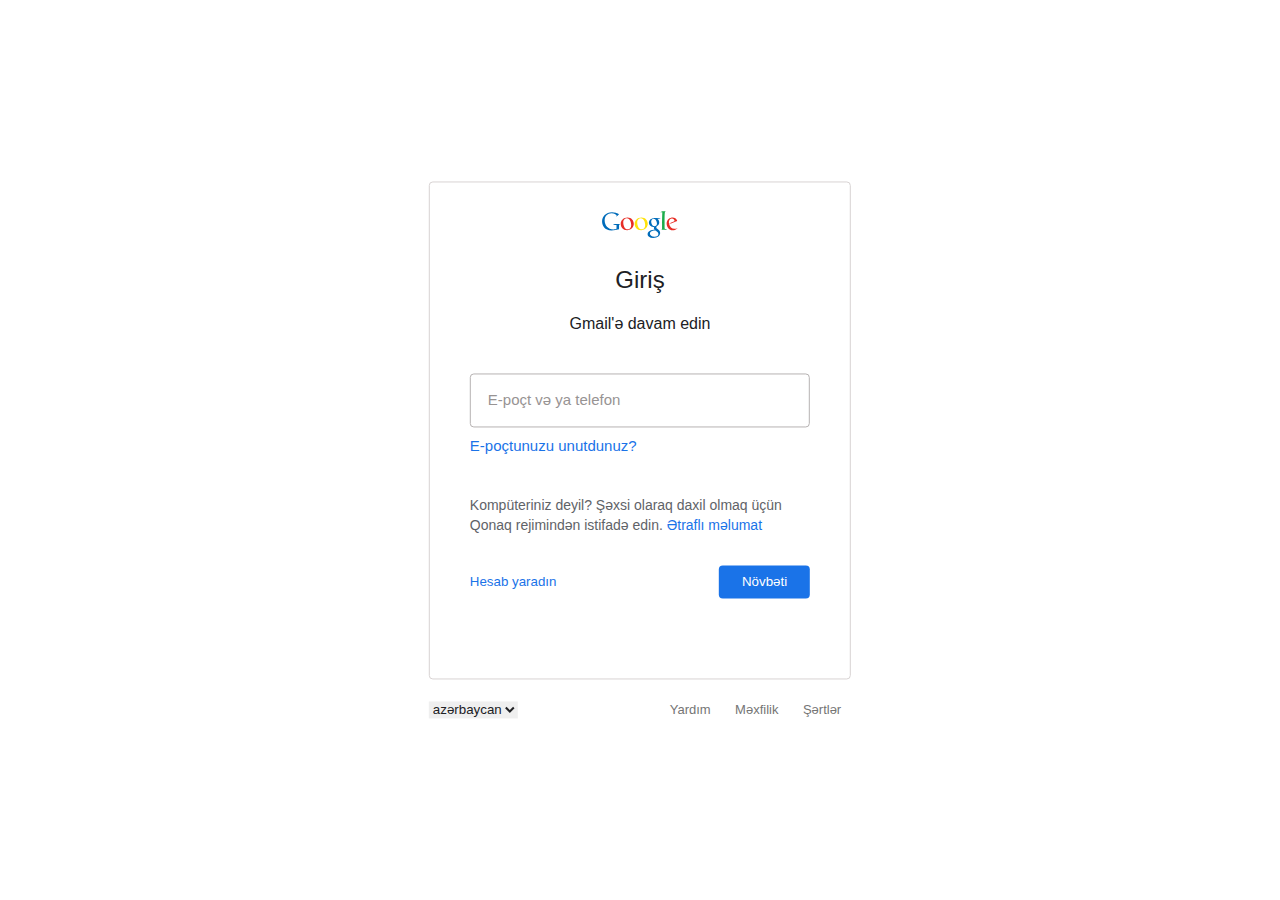
<file: Homework/Google Login/index.html>
<!DOCTYPE html>
<html lang="en">
<head>
    <meta charset="UTF-8">
    <meta http-equiv="X-UA-Compatible" content="IE=edge">
    <meta name="viewport" content="width=device-width, initial-scale=1.0">
    <link rel="stylesheet" href="./public/style/style.css">
    <title>Google Login</title>
</head>
<body>
    <div id="container">
        <div id="login-container">
            <header>
                <svg style="enable-background:new 0 0 512 512;" version="1.1" viewBox="0 0 512 512" xml:space="preserve" xmlns="http://www.w3.org/2000/svg" xmlns:xlink="http://www.w3.org/1999/xlink"><g id="形状_1_11_" style="enable-background:new    ;"><g id="形状_1"><g><path d="M103.264,253.107l-11.996,6.446l22.641-1.199v24.143     c-4.499,1.798-9.444,3.747-19.043,3.747c-32.685,0-53.081-26.539-53.081-54.728c0-26.241,17.844-44.234,41.539-44.234     c17.688,0,26.988,9.146,32.086,14.092l-3.748,6l5.247-1.199l12.445-11.844c-3.299-2.253-8.548-6.149-19.793-9.3     c-7.046-1.946-14.844-3.148-22.941-3.148c-38.235,0-60.578,26.989-60.578,56.079c0,23.841,15.743,54.281,57.129,54.281     c8.246,0,16.044-1.2,24.742-2.551l21.441-4.947v-18.292c0-1.499,0.149-5.848,0.299-7.198c0.299-1.2,0.452-1.499,1.502-2.396     l3.897-3.751H103.264z" style="fill-rule:evenodd;clip-rule:evenodd;fill:#006CBA;"/></g></g></g><g id="形状_1_10_" style="enable-background:new    ;"><g id="形状_1_1_"><g><path d="M180.949,213.717c-24.313,0-41.427,17.915-41.427,38.866     c0,17.914,13.595,37.743,39.027,37.743c26.07,0,40.622-19.991,40.622-38.863C219.171,232.11,204.458,213.717,180.949,213.717z      M198.539,277.374c-3.677,5.117-10.073,8.156-16.311,8.156c-19.353,0-27.192-26.071-27.192-41.904     c0-6.877,1.12-13.915,7.356-19.514c3.841-3.357,9.12-5.438,14.398-5.438c19.831,0,26.548,26.869,26.548,40.944     C203.338,265.857,202.379,272.255,198.539,277.374z" style="fill-rule:evenodd;clip-rule:evenodd;fill:#E72E26;"/></g></g></g><g id="形状_1_9_" style="enable-background:new    ;"><g id="形状_1_2_"><g><path d="M266.033,213.717c-24.307,0-41.421,17.915-41.421,38.866     c0,17.914,13.595,37.743,39.025,37.743c26.068,0,40.627-19.991,40.627-38.863C304.264,232.11,289.549,213.717,266.033,213.717z      M283.629,277.374c-3.678,5.117-10.078,8.156-16.316,8.156c-19.35,0-27.187-26.071-27.187-41.904     c0-6.877,1.122-13.915,7.356-19.514c3.839-3.357,9.118-5.438,14.393-5.438c19.834,0,26.553,26.869,26.553,40.944     C288.428,265.857,287.468,272.255,283.629,277.374z" style="fill-rule:evenodd;clip-rule:evenodd;fill:#FFE30A;"/></g></g></g><g id="形状_1_8_" style="enable-background:new    ;"><g id="形状_1_3_"><g><path d="M366.158,285.05l-5.759-4.48     c-1.758-1.438-4.157-3.356-4.157-6.875c0-3.516,2.399-5.759,4.481-7.837c6.713-5.279,13.431-10.876,13.431-22.711     c0-12.156-7.678-18.554-11.355-21.593h9.916l10.234-5.757h-32.945c-8.638,0-19.508,1.277-28.626,8.796     c-6.88,5.917-10.239,14.074-10.239,21.432c0,12.476,9.598,25.111,26.55,25.111c1.602,0,3.359-0.162,5.122-0.32     c-0.803,1.919-1.601,3.518-1.601,6.238c0,4.958,2.556,7.996,4.793,10.875c-7.192,0.48-20.63,1.278-30.546,7.355     c-9.436,5.6-12.315,13.755-12.315,19.514c0,11.835,11.194,22.872,34.385,22.872c27.511,0,42.063-15.194,42.063-30.227     C379.59,296.405,373.2,290.965,366.158,285.05z M345.205,266.658c-13.755,0-19.993-17.756-19.993-28.472     c0-4.157,0.798-8.476,3.521-11.835c2.562-3.199,7.037-5.279,11.194-5.279c13.28,0,20.154,17.914,20.154,29.43     c0,2.878-0.323,7.998-3.995,11.678C353.524,264.735,349.2,266.658,345.205,266.658z M345.367,330.949     c-17.114,0-28.152-8.155-28.152-19.508c0-11.358,10.24-15.195,13.755-16.476c6.719-2.24,15.356-2.562,16.797-2.562     c1.596,0,2.399,0,3.677,0.162c12.159,8.638,17.433,12.954,17.433,21.115C368.876,323.595,360.724,330.949,345.367,330.949z" style="fill-rule:evenodd;clip-rule:evenodd;fill:#006CBA;"/></g></g></g><g id="形状_1_7_" style="enable-background:new    ;"><g id="形状_1_4_"><g><path d="M413.021,283.931c-5.279-0.479-6.396-1.439-6.396-7.678     v-36.947c0-22.711,0.162-42.224,1.439-54.536c0.637-5.6,2.238-6.56,7.193-9.439h-22.867l-11.997,5.759h12.471     c-0.156,7.356-0.798,17.594-0.959,25.75c-0.475,16.633-0.637,34.388-0.637,46.862v26.072c0,3.195-0.642,3.678-4.318,8.474h28.308     l5.92-3.518C418.461,284.411,415.743,284.252,413.021,283.931z" style="fill-rule:evenodd;clip-rule:evenodd;fill:#1BAC4A;"/></g></g></g><g id="形状_1_6_" style="enable-background:new    ;"><g id="形状_1_5_"><g><path d="M466.438,282.33c-15.194,0-28.944-11.833-32.945-32.145     l12.315-0.963l37.582-15.193c-1.115-3.68-3.197-10.558-11.188-15.835c-4.799-3.039-10.719-4.478-16.472-4.478     c-16.479,0-36.628,12.156-36.628,36.945c0,11.995,4.955,25.75,16.311,33.749c8.152,5.915,16.154,6.235,21.271,6.235     c4.799,0,10.234-0.639,15.518-3.038c1.753-0.801,3.517-1.92,5.273-2.879l8.482-7.997     C480.517,279.453,474.597,282.33,466.438,282.33z M432.852,241.227c0-17.273,11.992-22.232,18.393-22.232     c8.644,0,15.836,7.357,15.836,13.755c0,2.24-1.602,3.198-4.637,4.32l-29.111,12.634     C433.17,246.823,432.852,243.947,432.852,241.227z" style="fill-rule:evenodd;clip-rule:evenodd;fill:#E72E26;"/></g></g></g></svg>
            </header>
            <main>
                <h1>Giriş</h1>
                <div id="login-title">Gmail'ə davam edin</div>
                <form id="login">
                    <div id="form-content">
                        <div id="focus">
                            <input type="text" name="mail-or-tel" id="mail-or-tel" >
                            <span tabindex="1" id="title-input">E-poçt və ya telefon</span>
                        </div>
                        <div><a href="#">E-poçtunuzu unutdunuz?</a></div>
                        <div id="info">
                            <span>
                                Kompüteriniz deyil? Şəxsi olaraq daxil olmaq üçün Qonaq rejimindən istifadə edin. 
                                <a href="#">Ətraflı məlumat</a>
                            </span>
                        </div>
                        <button>
                            Hesab yaradın
                        </button>
                        <button id="next-button">
                            Növbəti
                        </button>
                    </div>
                </form>
            </main>
        </div>
        <footer>
            <span id="footer-first-part">
                <select name="lang" id="languages">
                    <option value="az" selected>azərbaycan</option>
                    <option value="eng">english</option>
                    <option value="tr">türkçe</option>
                </select>
            </span>
            <span id="footer-second-part">
                <span><a href="#">Yardım</a></span>
                <span><a href="#">Məxfilik</a></span>
                <span><a href="#">Şərtlər</a></span>
            </span>
        </footer>
    </div>
</body>
</html>
</file>
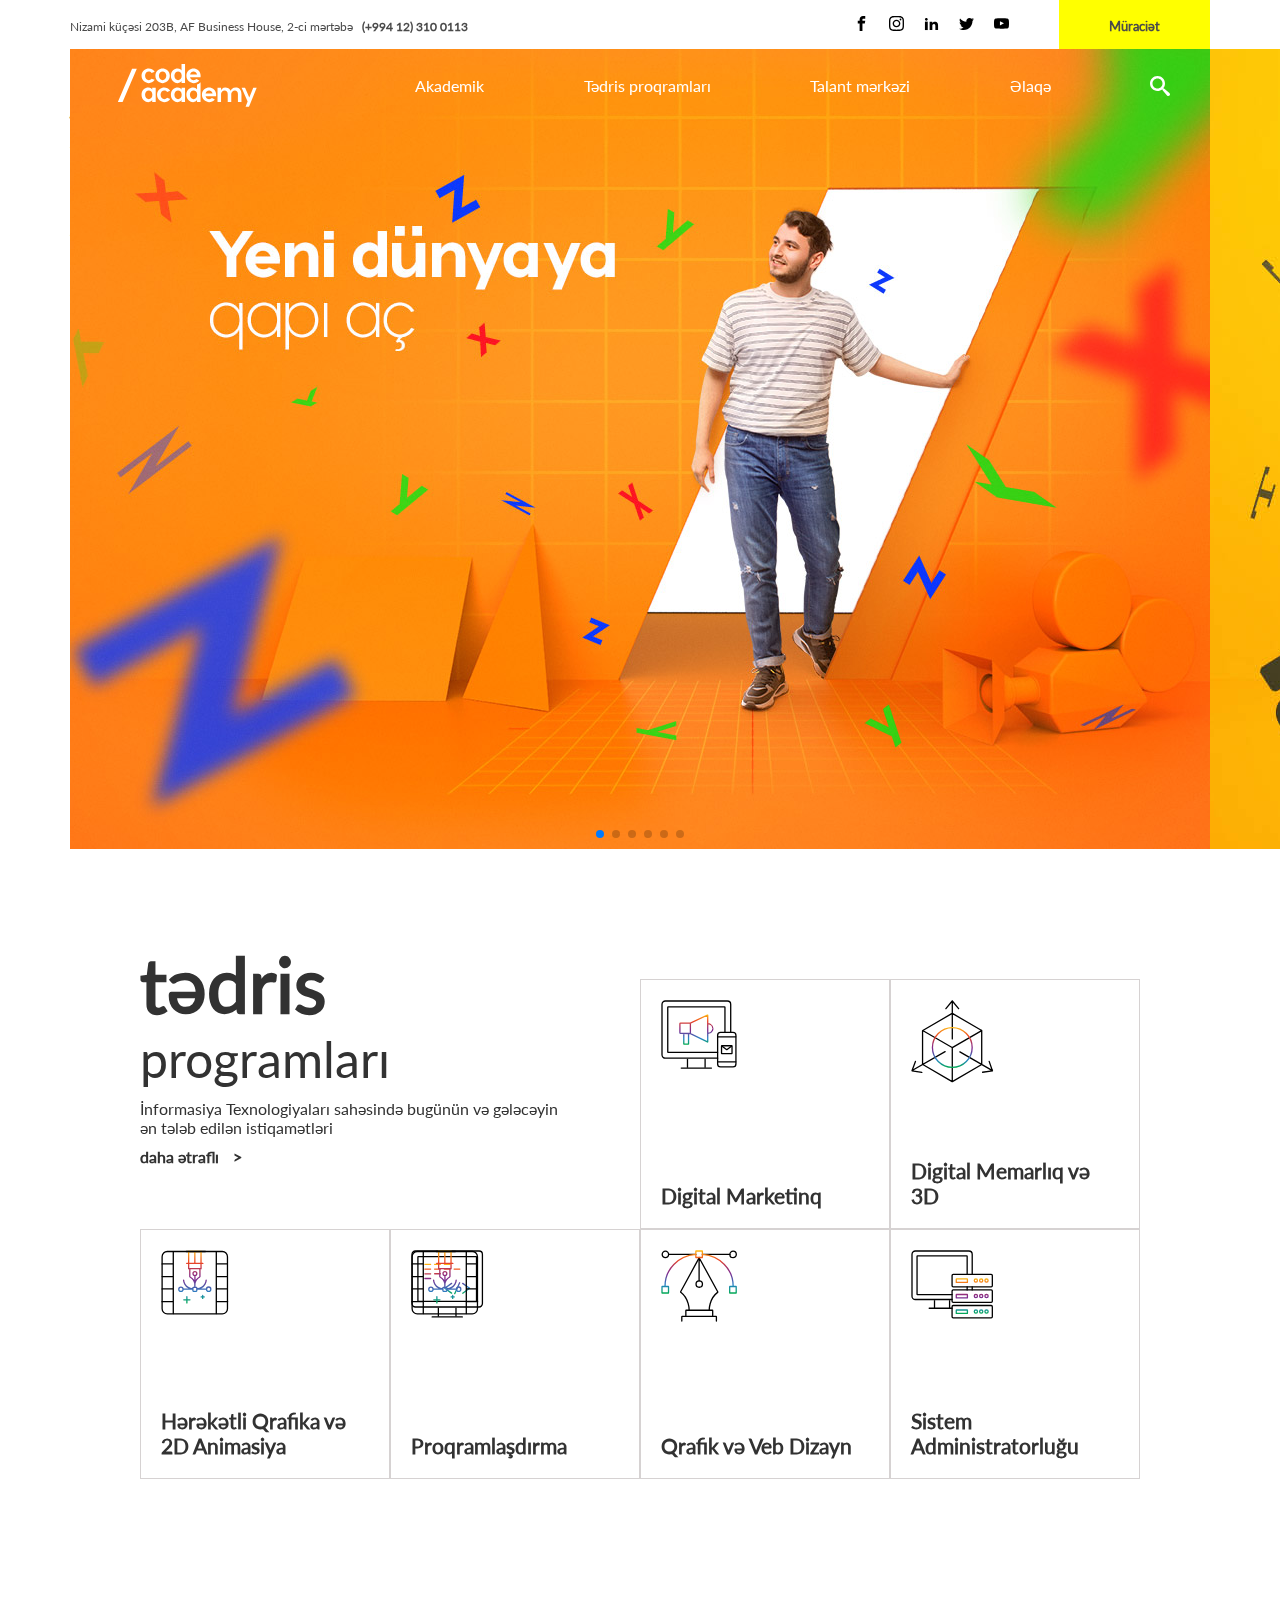
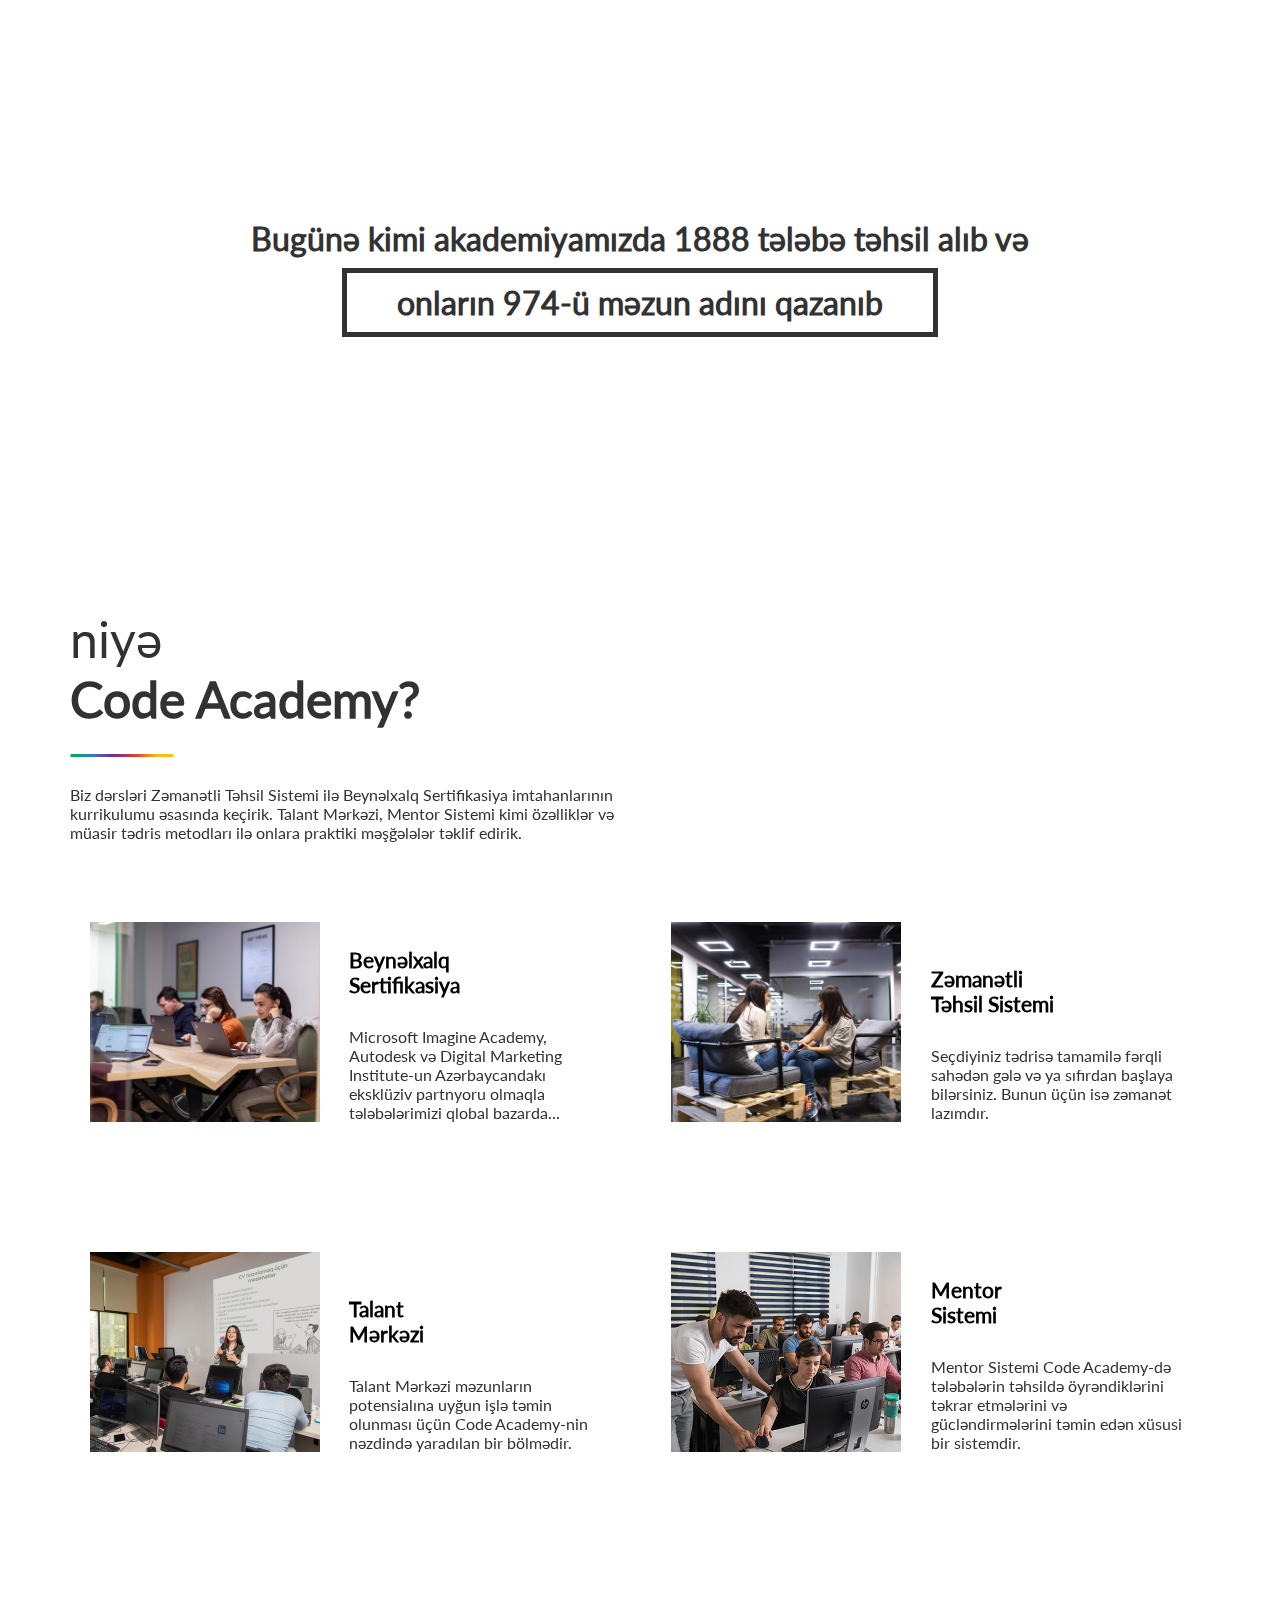
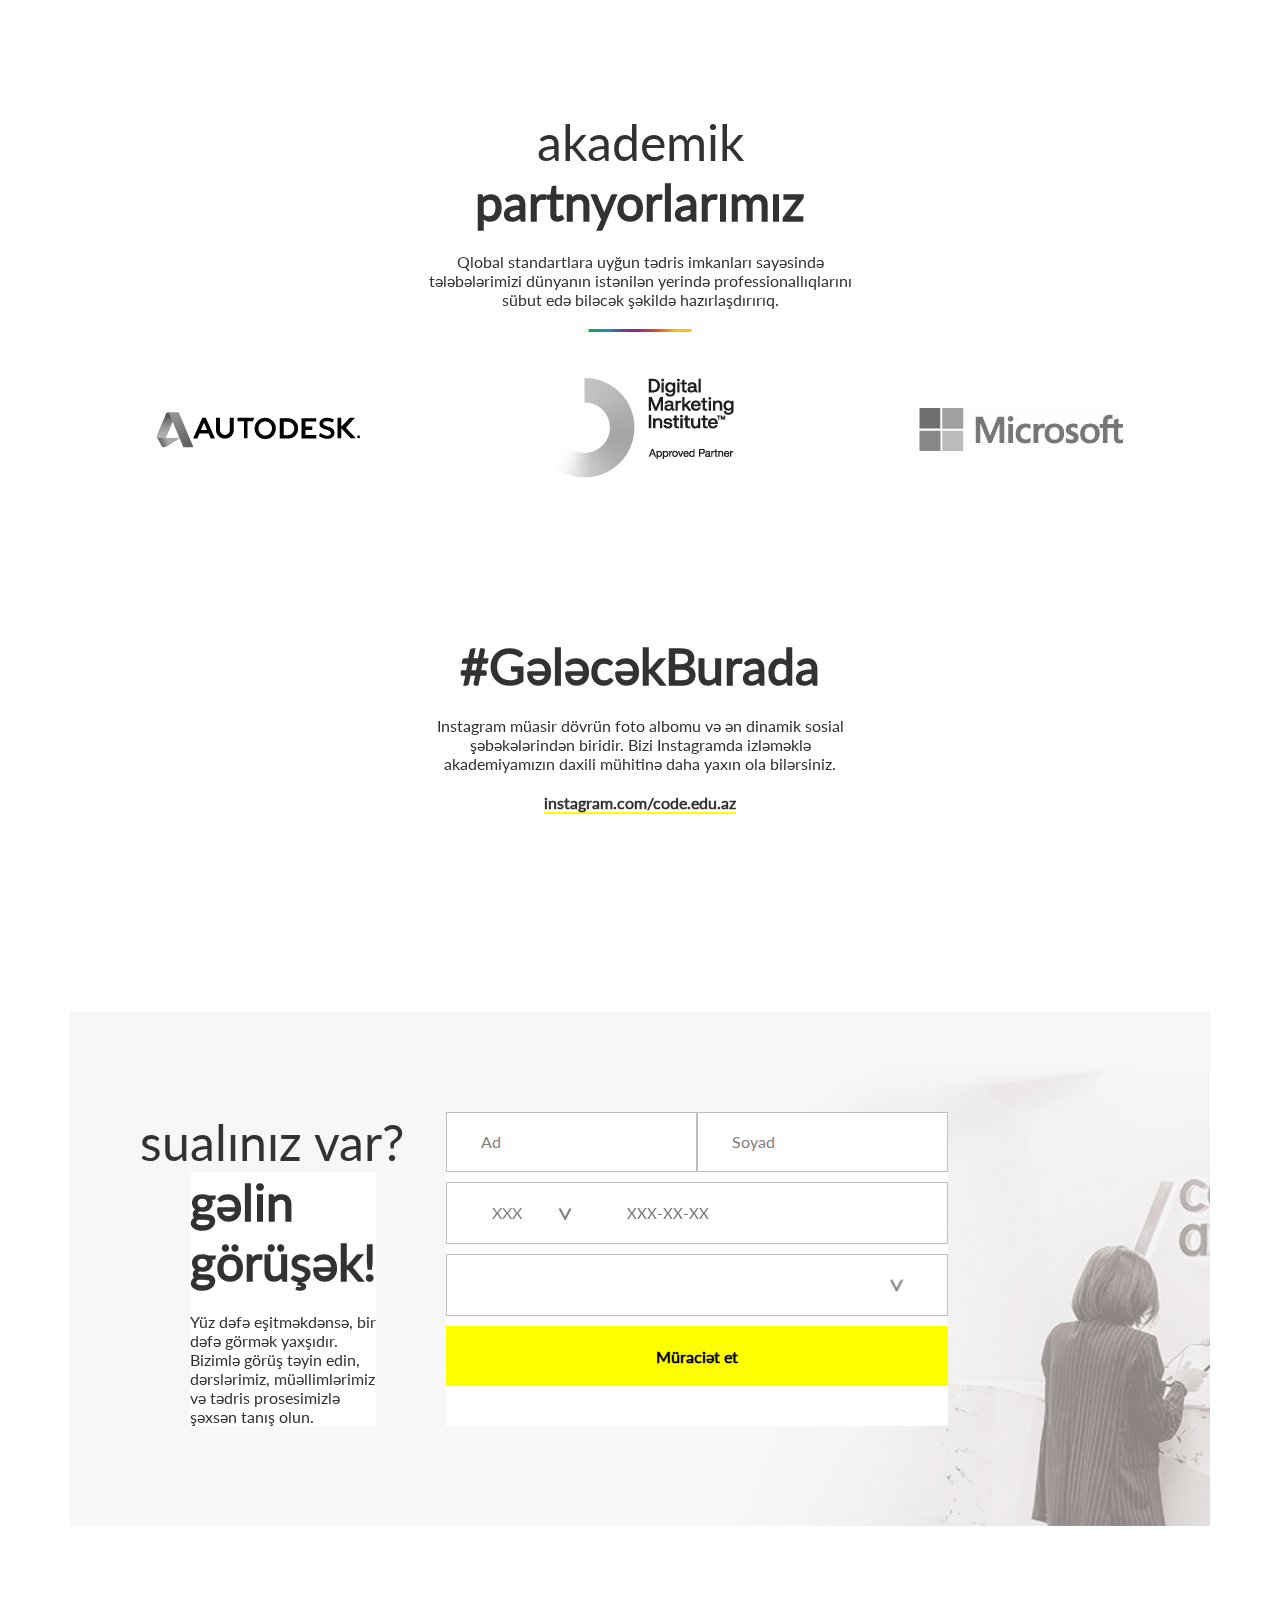
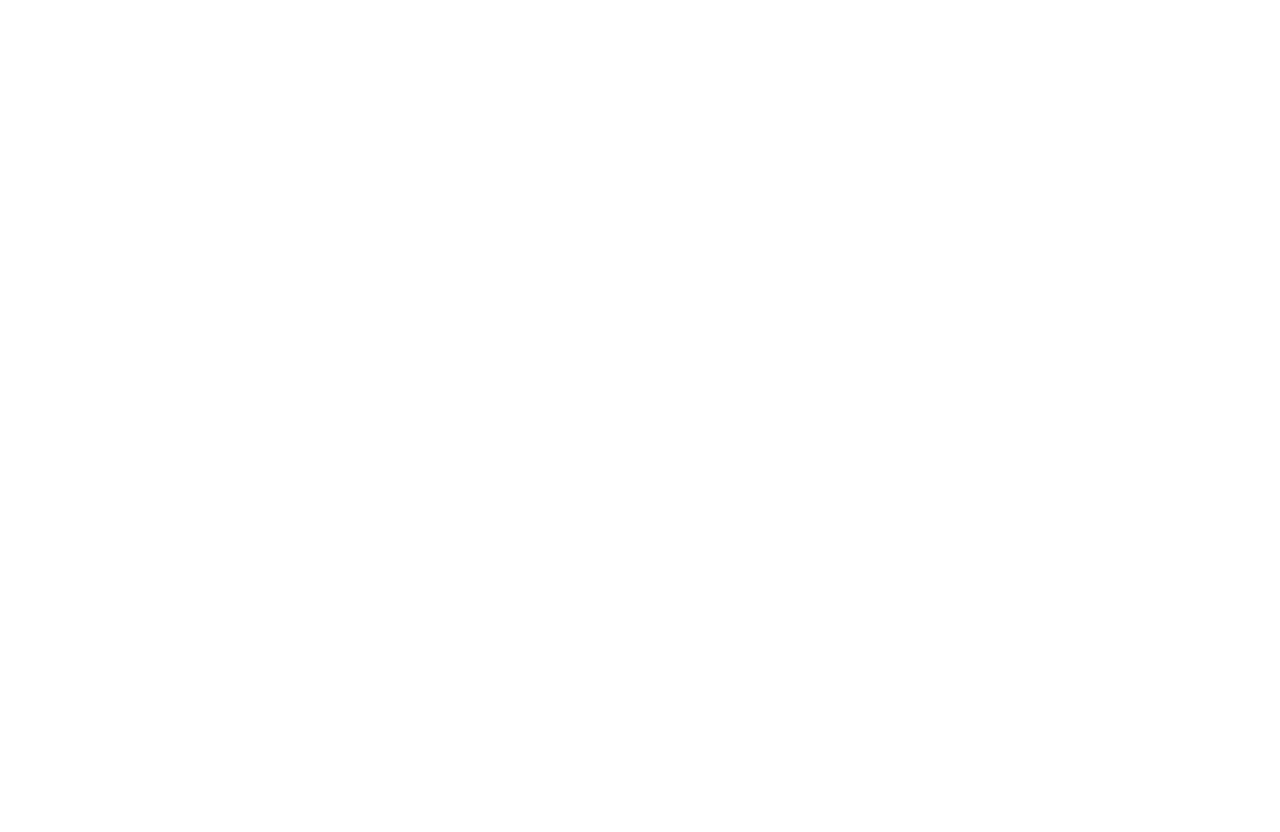
<file: Homework/Addition work/CodeAcademyWebApplication/index.html>
<!DOCTYPE html>
<html lang="en">
<head>
    <meta charset="UTF-8">
    <meta http-equiv="X-UA-Compatible" content="IE=edge">
    <meta name="viewport" content="width=device-width, initial-scale=1.0">
    <link rel="icon" href="./public/assets/icons/code-academy-title.png">
    <link rel="stylesheet" href="https://unpkg.com/swiper/swiper-bundle.min.css" />
    <link rel="stylesheet" href="./public/style/style.css">
    <title>Ana səhifə | Code Academy</title>
</head>
<body>
    <div id="container">
        <div id="wrapper">
            <section id="first-header">
                <div id="fh-left">
                    <address>Nizami küçəsi 203B, AF Business House, 2-ci mərtəbə</address>
                    <a href="tel:(+994)123100113">(+994 12) 310 0113</a>
                </div>
                <div id="fh-right">
                    <span id="facebook">
                        <a href="https://www.facebook.com/">
                            <svg version="1.1" xmlns="http://www.w3.org/2000/svg" viewBox="0 0 32 32">
                                <title>facebook</title>
                                <path d="M19 6h5v-6h-5c-3.86 0-7 3.14-7 7v3h-4v6h4v16h6v-16h5l1-6h-6v-3c0-0.542 0.458-1 1-1z"></path>
                            </svg>
                        </a>
                    </span>
                    <span id="instagram">
                        <a href="https://www.instagram.com/">
                            <svg version="1.1" xmlns="http://www.w3.org/2000/svg"  viewBox="0 0 32 32">
                                <title>instagram</title>
                                <path d="M16 2.881c4.275 0 4.781 0.019 6.462 0.094 1.563 0.069 2.406 0.331 2.969 0.55 0.744 0.288 1.281 0.638 1.837 1.194 0.563 0.563 0.906 1.094 1.2 1.838 0.219 0.563 0.481 1.412 0.55 2.969 0.075 1.688 0.094 2.194 0.094 6.463s-0.019 4.781-0.094 6.463c-0.069 1.563-0.331 2.406-0.55 2.969-0.288 0.744-0.637 1.281-1.194 1.837-0.563 0.563-1.094 0.906-1.837 1.2-0.563 0.219-1.413 0.481-2.969 0.55-1.688 0.075-2.194 0.094-6.463 0.094s-4.781-0.019-6.463-0.094c-1.563-0.069-2.406-0.331-2.969-0.55-0.744-0.288-1.281-0.637-1.838-1.194-0.563-0.563-0.906-1.094-1.2-1.837-0.219-0.563-0.481-1.413-0.55-2.969-0.075-1.688-0.094-2.194-0.094-6.463s0.019-4.781 0.094-6.463c0.069-1.563 0.331-2.406 0.55-2.969 0.288-0.744 0.638-1.281 1.194-1.838 0.563-0.563 1.094-0.906 1.838-1.2 0.563-0.219 1.412-0.481 2.969-0.55 1.681-0.075 2.188-0.094 6.463-0.094zM16 0c-4.344 0-4.887 0.019-6.594 0.094-1.7 0.075-2.869 0.35-3.881 0.744-1.056 0.412-1.95 0.956-2.837 1.85-0.894 0.888-1.438 1.781-1.85 2.831-0.394 1.019-0.669 2.181-0.744 3.881-0.075 1.713-0.094 2.256-0.094 6.6s0.019 4.887 0.094 6.594c0.075 1.7 0.35 2.869 0.744 3.881 0.413 1.056 0.956 1.95 1.85 2.837 0.887 0.887 1.781 1.438 2.831 1.844 1.019 0.394 2.181 0.669 3.881 0.744 1.706 0.075 2.25 0.094 6.594 0.094s4.888-0.019 6.594-0.094c1.7-0.075 2.869-0.35 3.881-0.744 1.050-0.406 1.944-0.956 2.831-1.844s1.438-1.781 1.844-2.831c0.394-1.019 0.669-2.181 0.744-3.881 0.075-1.706 0.094-2.25 0.094-6.594s-0.019-4.887-0.094-6.594c-0.075-1.7-0.35-2.869-0.744-3.881-0.394-1.063-0.938-1.956-1.831-2.844-0.887-0.887-1.781-1.438-2.831-1.844-1.019-0.394-2.181-0.669-3.881-0.744-1.712-0.081-2.256-0.1-6.6-0.1v0z"></path>
                                <path d="M16 7.781c-4.537 0-8.219 3.681-8.219 8.219s3.681 8.219 8.219 8.219 8.219-3.681 8.219-8.219c0-4.537-3.681-8.219-8.219-8.219zM16 21.331c-2.944 0-5.331-2.387-5.331-5.331s2.387-5.331 5.331-5.331c2.944 0 5.331 2.387 5.331 5.331s-2.387 5.331-5.331 5.331z"></path>
                                <path d="M26.462 7.456c0 1.060-0.859 1.919-1.919 1.919s-1.919-0.859-1.919-1.919c0-1.060 0.859-1.919 1.919-1.919s1.919 0.859 1.919 1.919z"></path>
                            </svg>
                        </a>
                    </span>
                    <span id="linkedin">
                        <a href="https://www.linkedin.com/">
                            <svg version="1.1" xmlns="http://www.w3.org/2000/svg"  viewBox="0 0 32 32">
                                <title>linkedin2</title>
                                <path d="M12 12h5.535v2.837h0.079c0.77-1.381 2.655-2.837 5.464-2.837 5.842 0 6.922 3.637 6.922 8.367v9.633h-5.769v-8.54c0-2.037-0.042-4.657-3.001-4.657-3.005 0-3.463 2.218-3.463 4.509v8.688h-5.767v-18z"></path>
                                <path d="M2 12h6v18h-6v-18z"></path>
                                <path d="M8 7c0 1.657-1.343 3-3 3s-3-1.343-3-3c0-1.657 1.343-3 3-3s3 1.343 3 3z"></path>
                            </svg>
                        </a>
                    </span>
                    <span id="twitter">
                        <a href="https://www.twitter.com/">
                            <svg version="1.1" xmlns="http://www.w3.org/2000/svg"  viewBox="0 0 32 32">
                                <title>twitter</title>
                                <path d="M32 7.075c-1.175 0.525-2.444 0.875-3.769 1.031 1.356-0.813 2.394-2.1 2.887-3.631-1.269 0.75-2.675 1.3-4.169 1.594-1.2-1.275-2.906-2.069-4.794-2.069-3.625 0-6.563 2.938-6.563 6.563 0 0.512 0.056 1.012 0.169 1.494-5.456-0.275-10.294-2.888-13.531-6.862-0.563 0.969-0.887 2.1-0.887 3.3 0 2.275 1.156 4.287 2.919 5.463-1.075-0.031-2.087-0.331-2.975-0.819 0 0.025 0 0.056 0 0.081 0 3.181 2.263 5.838 5.269 6.437-0.55 0.15-1.131 0.231-1.731 0.231-0.425 0-0.831-0.044-1.237-0.119 0.838 2.606 3.263 4.506 6.131 4.563-2.25 1.762-5.075 2.813-8.156 2.813-0.531 0-1.050-0.031-1.569-0.094 2.913 1.869 6.362 2.95 10.069 2.95 12.075 0 18.681-10.006 18.681-18.681 0-0.287-0.006-0.569-0.019-0.85 1.281-0.919 2.394-2.075 3.275-3.394z"></path>
                            </svg>
                        </a>
                    </span>
                    <span id="youtube">
                        <a href="https://www.youtube.com/">
                            <svg version="1.1" xmlns="http://www.w3.org/2000/svg" width="32" height="32" viewBox="0 0 32 32">
                                <title>youtube</title>
                                <path d="M31.681 9.6c0 0-0.313-2.206-1.275-3.175-1.219-1.275-2.581-1.281-3.206-1.356-4.475-0.325-11.194-0.325-11.194-0.325h-0.012c0 0-6.719 0-11.194 0.325-0.625 0.075-1.987 0.081-3.206 1.356-0.963 0.969-1.269 3.175-1.269 3.175s-0.319 2.588-0.319 5.181v2.425c0 2.587 0.319 5.181 0.319 5.181s0.313 2.206 1.269 3.175c1.219 1.275 2.819 1.231 3.531 1.369 2.563 0.244 10.881 0.319 10.881 0.319s6.725-0.012 11.2-0.331c0.625-0.075 1.988-0.081 3.206-1.356 0.962-0.969 1.275-3.175 1.275-3.175s0.319-2.587 0.319-5.181v-2.425c-0.006-2.588-0.325-5.181-0.325-5.181zM12.694 20.15v-8.994l8.644 4.513-8.644 4.481z"></path>
                            </svg>
                        </a>
                    </span>
                    <div>
                        <a href="#">Müraciət</a>
                    </div>
                </div>
            </section>
            <header>
                <div id="header-wrapper">
                    <div class="nav-part">
                        <div id="header-nav">
                            <div id="code-logo">
                                <svg xmlns="http://www.w3.org/2000/svg" width="155" height="43" viewBox="0 0 162 50">
                                    <g fill="#FFF" fill-rule="nonzero">
                                        <path d="M92.088 23.832v5.958c-.228-.984-1.974-2.424-4.578-2.424-3.516 0-7.794 2.814-7.794 8.484 0 5.802 4.278 8.52 7.794 8.52 2.604 0 4.362-1.722 4.59-2.676v2.46h4.086V21.096a10.387 10.387 0 0 1-4.098 2.736zm-3.954 17.022c-2.13 0-4.338-1.782-4.338-5.004 0-3.186 2.208-4.968 4.338-4.968 2.07 0 4.146 1.332 4.146 4.968 0 3.576-2.07 5.004-4.146 5.004zM42.852 9.096l-3.606 1.308c-.768-1.116-2.04-1.626-3.318-1.626-2.106 0-4.272 1.788-4.272 5.01 0 3.192 2.172 4.974 4.272 4.974 1.278 0 2.55-.51 3.288-1.626l3.666 1.308c-1.692 2.712-4.596 3.828-6.954 3.828-3.414 0-8.358-2.682-8.358-8.484 0-5.838 4.944-8.514 8.358-8.514 2.364-.006 5.268 1.11 6.924 3.822zM60.438 13.788c0 5.808-4.944 8.484-8.388 8.484s-8.388-2.682-8.388-8.484c0-5.742 4.944-8.514 8.388-8.514 3.444-.006 8.388 2.772 8.388 8.514zm-12.696 0c0 3.288 2.262 4.974 4.308 4.974s4.308-1.692 4.308-4.974c0-3.318-2.262-5.01-4.308-5.01s-4.308 1.692-4.308 5.01zM96.27 13.788c0 .51-.03 1.02-.096 1.5H83.928c.444 2.262 2.49 3.474 4.212 3.474 1.47 0 2.52-.444 3.252-1.242l3.348 1.752c-1.752 2.04-4.242 3-6.636 3-3.444 0-8.388-2.682-8.388-8.484 0-5.742 4.722-8.514 8.328-8.514 3.534-.006 8.226 2.772 8.226 8.514zm-12.318-1.566h8.196c-.51-2.298-2.424-3.414-4.116-3.414-1.782 0-3.6 1.116-4.08 3.414zM39.948 29.808v-2.232h4.086v16.59h-4.086v-2.454c-.192.96-1.98 2.682-4.596 2.682-3.474 0-7.782-2.712-7.782-8.514 0-5.676 4.272-8.484 7.782-8.484 2.622-.018 4.404 1.422 4.596 2.412zm-8.292 6.06c0 3.222 2.202 5.01 4.338 5.01 2.076 0 4.146-1.434 4.146-5.01 0-3.636-2.076-4.974-4.146-4.974-2.136-.006-4.338 1.782-4.338 4.974zM60.888 31.206l-3.606 1.308c-.768-1.116-2.04-1.626-3.318-1.626-2.106 0-4.272 1.788-4.272 5.01 0 3.192 2.172 4.974 4.272 4.974 1.278 0 2.55-.51 3.288-1.626l3.666 1.308c-1.692 2.712-4.596 3.828-6.954 3.828-3.414 0-8.358-2.682-8.358-8.484 0-5.838 4.944-8.514 8.358-8.514 2.364-.006 5.268 1.116 6.924 3.822zM74.052 29.808v-2.232h4.08v16.59h-4.08v-2.454c-.192.96-1.98 2.682-4.596 2.682-3.474 0-7.782-2.712-7.782-8.514 0-5.676 4.272-8.484 7.782-8.484 2.616-.018 4.404 1.422 4.596 2.412zm-8.292 6.06c0 3.222 2.202 5.01 4.338 5.01 2.076 0 4.146-1.434 4.146-5.01 0-3.636-2.076-4.974-4.146-4.974-2.136-.006-4.338 1.782-4.338 4.974zM114.318 35.898c0 .51-.03 1.02-.096 1.5h-12.246c.444 2.262 2.49 3.474 4.212 3.474 1.47 0 2.52-.444 3.252-1.242l3.348 1.752c-1.752 2.04-4.242 3-6.636 3-3.444 0-8.388-2.682-8.388-8.484 0-5.742 4.722-8.514 8.328-8.514 3.534-.006 8.226 2.772 8.226 8.514zm-12.312-1.566h8.196c-.51-2.298-2.424-3.414-4.116-3.414-1.782.006-3.6 1.122-4.08 3.414zM143.748 35.1v9.06h-4.116v-9.03c0-2.742-1.53-4.272-3.51-4.272-2.358 0-3.702 1.818-4.242 3.858v9.444h-4.116v-9.03c0-2.742-1.5-4.272-3.57-4.272-2.52 0-3.702 1.692-4.176 3.858v9.444h-4.116V27.57h4.116v3.384c.162-1.146 1.692-3.54 4.974-3.54 2.49 0 4.944 1.05 6.156 3.762.54-1.47 2.394-3.762 5.934-3.762 3.378 0 6.666 2.04 6.666 7.686zM161.46 27.57l-8.946 22.05h-3.99l2.376-5.91-6.984-16.14h4.02l4.914 11.358 4.596-11.358zM78.138 0v22.044h-4.08V19.59c-.222.96-1.98 2.682-4.596 2.682-3.51 0-7.782-2.712-7.782-8.514 0-5.676 4.272-8.484 7.782-8.484 2.616 0 4.368 1.434 4.596 2.424V5.466l-.006-5.46h4.086V0zm-3.894 13.752c0-3.636-2.076-4.974-4.146-4.974-2.136 0-4.338 1.788-4.338 4.974 0 3.222 2.202 5.01 4.338 5.01 2.07 0 4.146-1.434 4.146-5.01zM5.514 44.16H0l16.548-38.7h5.514z"/>
                                    </g>
                                </svg>
                            </div>
                            <nav>
                                <ul>
                                    <li><a href="">Akademik</a></li>
                                    <li><a href="">Tədris proqramları</a></li>
                                    <li><a href="">Talant mərkəzi</a></li>
                                    <li><a href="">Əlaqə</a></li>
                                    <div id="search-icon">
                                        <a href="">
                                            <svg version="1.1" fill="white" xmlns="http://www.w3.org/2000/svg" width="20" height="20" viewBox="0 0 32 32">
                                                <title>search</title>
                                                <path d="M31.008 27.231l-7.58-6.447c-0.784-0.705-1.622-1.029-2.299-0.998 1.789-2.096 2.87-4.815 2.87-7.787 0-6.627-5.373-12-12-12s-12 5.373-12 12 5.373 12 12 12c2.972 0 5.691-1.081 7.787-2.87-0.031 0.677 0.293 1.515 0.998 2.299l6.447 7.58c1.104 1.226 2.907 1.33 4.007 0.23s0.997-2.903-0.23-4.007zM12 20c-4.418 0-8-3.582-8-8s3.582-8 8-8 8 3.582 8 8-3.582 8-8 8z"></path>
                                            </svg>
                                        </a>
                                    </div>
                                </ul>
                            </nav>
                        </div>
                    </div>
                    <div class="swiper-container">
                        <div class="swiper-wrapper" >
                            <div class="swiper-slide">
                                <img src="./public/assets/img/slider/3d_1.jpg" alt="3d_1">
                            </div>
                            <div class="swiper-slide">
                                <img src="./public/assets/img/slider/Design.jpg" alt="Design">
                            </div>
                            <div class="swiper-slide">
                                <img src="./public/assets/img/slider/Digital.jpg" alt="Digital">
                            </div>
                            <div class="swiper-slide">
                                <img src="./public/assets/img/slider/Motion_1.jpg" alt="Motion_1">
                            </div>
                            <div class="swiper-slide">
                                <img src="./public/assets/img/slider/Programming.jpg" alt="Programming">
                            </div>
                            <div class="swiper-slide">
                                <img src="./public/assets/img/slider/System.jpg" alt="System">
                            </div>
                        </div>
                        <div class="swiper-pagination"></div>
                    </div>
                </div>
            </header>
            <section id="educational-program">
                <div id="ep-upper-part">
                    <div id="program-text">
                        <div id="pt-content">
                            <span id="edu-text">
                                <h2 >tədris</h2>
                                programları
                            </span>
                            <div>
                                İnformasiya Texnologiyaları sahəsində bugünün və gələcəyin ən tələb edilən istiqamətləri
                            </div>
                            <a href="#">daha ətraflı </a>
                        </div>
                    </div>
                    <a class="program" id="digital-marketing" href="#">
                        <div>
                            <svg class="svg-animation show-on-scroll-item is-visible" xmlns="http://www.w3.org/2000/svg" width="76" height="69" viewBox="0 0 76 69" style="transition-delay: 0s; animation-delay: 0s;">
                                <defs>
                                    <linearGradient id="a" x1="49.992%" x2="49.992%" y1="-2.24%" y2="102.209%">
                                        <stop offset="0%" stop-color="#FDBE10"></stop>
                                        <stop offset="15.65%" stop-color="#F2671E"></stop>
                                        <stop offset="22.75%" stop-color="#ED4523"></stop>
                                        <stop offset="29.88%" stop-color="#CC3D43"></stop>
                                        <stop offset="40.04%" stop-color="#A3336B"></stop>
                                        <stop offset="48.06%" stop-color="#892C84"></stop>
                                        <stop offset="52.88%" stop-color="#802A8D"></stop>
                                        <stop offset="79.47%" stop-color="#2483C5"></stop>
                                        <stop offset="100%" stop-color="#00AC4C"></stop>
                                    </linearGradient>
                                </defs>
                                <g fill="none" fill-rule="evenodd" stroke-width="1.3">
                                    <path stroke="#000" stroke-linecap="round" d="M56.63 58.17H4.38C2.51 58.17 1 56.65 1 54.78V4.39C1 2.52 2.51 1 4.38 1h61.95c1.87 0 3.38 1.52 3.38 3.39v28.06"></path>
                                    <path stroke="#000" stroke-linecap="round" d="M56.63 52.36H7.09c-.18 0-.33-.15-.33-.34V7.15c0-.18.15-.33.33-.33h56.53c.18 0 .33.15.33.33v25.3"></path>
                                    <path stroke="#000" stroke-linecap="round" d="M72.02 66.88H59.54c-1.61 0-2.91-1.3-2.91-2.91v-28.6c0-1.61 1.3-2.91 2.91-2.91h12.48c1.61 0 2.91 1.3 2.91 2.91v28.6c0 1.6-1.3 2.91-2.91 2.91z"></path>
                                    <path fill="#FFF" fill-rule="nonzero" stroke="#000" stroke-linecap="round" d="M56.82 36.81h17.92"></path>
                                    <path stroke="#000" stroke-linecap="round" d="M56.82 61.84h17.92"></path>
                                    <g stroke="#000">
                                        <path stroke-linecap="round" d="M70.8 53.56H60.76c-.12 0-.22-.1-.22-.22v-7.35c0-.12.1-.22.22-.22H70.8c.12 0 .22.1.22.22v7.35c0 .12-.1.22-.22.22z"></path>
                                        <path stroke-linejoin="round" d="M60.79 45.95l4.99 3.72 4.96-3.72"></path>
                                    </g>
                                    <g stroke="#000">
                                        <path d="M26.48 58.82v8.98"></path>
                                        <path stroke-linecap="round" d="M50.43 68.12H20.27"></path>
                                        <path d="M44.1 58.82v8.98"></path>
                                    </g>
                                    <path stroke="url(#a)" d="M17.9 31.74v-8.89c0-.4.33-.73.74-.73h9.76l17.02-8.07c.14-.06.3.03.3.18v26.54c0 .15-.16.25-.3.18L28.01 32.5l-9.37-.04c-.41 0-.74-.32-.74-.72zm10.49-9.53v10.38m-6.6-.11v10.5c0 .09.08.17.17.17h4.41c.09 0 .17-.08.17-.17v-10.5m19.43 0c5.05-.66 4.84-5.08 4.84-5.08.01-4.19-4.66-4.76-4.66-4.76" transform="translate(1 1)"></path>
                                </g>
                            </svg>
                            <h2>Digital Marketinq</h2>
                        </div>
                    </a>
                    <a class="program" href="#" id="three-d">
                        <div>
                            <svg class="svg-animation show-on-scroll-item is-visible" xmlns="http://www.w3.org/2000/svg" width="83" height="83" viewBox="0 0 83 83" style="transition-delay: 0.3s; animation-delay: 0.5s;">
                                <defs>
                                    <linearGradient id="a" x1="84.636%" x2="15.363%" y1="11.7%" y2="88.308%">
                                        <stop offset="0%" stop-color="#FDBE10"></stop>
                                        <stop offset="15.65%" stop-color="#F2671E"></stop>
                                        <stop offset="22.75%" stop-color="#ED4523"></stop>
                                        <stop offset="29.88%" stop-color="#CC3D43"></stop>
                                        <stop offset="40.04%" stop-color="#A3336B"></stop>
                                        <stop offset="48.06%" stop-color="#892C84"></stop>
                                        <stop offset="52.88%" stop-color="#802A8D"></stop>
                                        <stop offset="79.47%" stop-color="#2483C5"></stop>
                                        <stop offset="100%" stop-color="#00AC4C"></stop>
                                    </linearGradient>
                                </defs>
                                <g fill="none" fill-rule="evenodd" stroke-linecap="round" stroke-width="1.3" transform="translate(1 1)">
                                    <path fill="#000" fill-rule="nonzero" stroke="#000" d="M40.14 12.42L10.79 29.5M40.21 0L33.9 7.63M46.61 7.63L40.31 0M80.4 69.76l-3.23-9.35M80.35 69.85l-9.8 1.41M.05 69.79l9.77 1.62M0 69.71l3.43-9.29M40.35 12.42L69.7 29.5M40.1 46.52L11.53 29.95M40.3 46.67l29.35-17.08M.11 69.53L33.1 50.59M80.43 69.64L47.87 50.85M69.71 63.45V29.49M10.56 63.51V29.65M40.15 80.63L10.8 63.54M40.36 80.63l29.35-17.09M40.3.39v37.57M40.28 46.59v34.1"></path>
                                    <circle cx="40.3" cy="46.52" r="19.87" stroke="url(#a)"></circle>
                                </g>
                            </svg>
                            <h2>Digital Memarlıq və 3D</h2>
                        </div>
                    </a>
                </div>
                <div id="ep-lower-part">
                    <a class="program" href="#" id="two-d">
                        <div>
                            <svg class="svg-animation show-on-scroll-item is-visible" xmlns="http://www.w3.org/2000/svg" width="68" height="65" viewBox="0 0 68 65" style="transition-delay: 0.6s; animation-delay: 1s;">
                                <defs>
                                    <linearGradient id="a" x1="69.122%" x2="26.477%" y1="28.686%" y2="68.195%">
                                        <stop offset="0%" stop-color="#FDBE10"></stop>
                                        <stop offset="15.65%" stop-color="#F2671E"></stop>
                                        <stop offset="22.75%" stop-color="#ED4523"></stop>
                                        <stop offset="29.88%" stop-color="#CC3D43"></stop>
                                        <stop offset="40.04%" stop-color="#A3336B"></stop>
                                        <stop offset="48.06%" stop-color="#892C84"></stop>
                                        <stop offset="52.88%" stop-color="#802A8D"></stop>
                                        <stop offset="79.47%" stop-color="#2483C5"></stop>
                                        <stop offset="100%" stop-color="#00AC4C"></stop>
                                    </linearGradient>
                                </defs>
                                <g fill="none" fill-rule="evenodd" stroke-linecap="round" stroke-width="1.3">
                                    <path stroke="#000" d="M61.32 63.86H6.26c-2.84 0-5.15-2.31-5.15-5.15V6.65c0-2.84 2.31-5.15 5.15-5.15h55.06c2.84 0 5.15 2.31 5.15 5.15v52.06c0 2.84-2.3 5.15-5.15 5.15z"></path>
                                    <path fill="#FFF" fill-rule="nonzero" stroke="#000" d="M55.3 2.02v61.56M66.49 13.89H55.34M66.43 26.57H55.28M66.49 38.96H55.34M66.59 51.64H55.43M12.28 2.02v61.56M1.09 13.88h11.15M1.15 26.56h11.16M1.09 38.96h11.15M1 51.64h11.15"></path>
                                    <path stroke="url(#a)" d="M39.03 17.54H26.65V.49h12.38v17.05zm-6.19-5.46V.74m.09 32.41v-8.31m-8.05 27.08v-6.16m-3.08 3.09h6.16m12.74-1.38v-3.08m-1.54 1.55h3.08M24.72 12.42h16.15m-5.79 25.63h9.17m-22.84.1h9.17m-2.8-20.38v7.75c0 .2.1.38.27.48.97.57 4.25 2.75 4.79 6.73 0 0-.02 2.94 0 3.04m.04 0c.02-.11 0-3.04 0-3.04.54-3.98 3.82-6.16 4.79-6.73.17-.1.27-.28.27-.48v-7.75m-3.17 22.06v-3a.47.47 0 0 0-.47-.47h-2.91a.47.47 0 0 0-.47.47v3c0 .26.21.47.47.47h2.91c.26 0 .47-.21.47-.47zm-13.7-1.62c0-1.19-.96-2.15-2.15-2.15s-2.15.96-2.15 2.15.96 2.15 2.15 2.15c1.18 0 2.15-.97 2.15-2.15zm27.75-.06c0-1.19-.96-2.15-2.15-2.15s-2.15.96-2.15 2.15.96 2.15 2.15 2.15 2.15-.96 2.15-2.15zM34.83 22.61a1.92 1.92 0 0 0-3.84 0 1.92 1.92 0 0 0 3.84 0zm-3.9 15.4c-.22-.01.21.02 0 0-9.16-1.18-9.34-8.98-9.34-8.98m22.61 0s-.18 7.86-9.43 8.99c0 0 .23-.01 0 0" transform="translate(1 1)"></path>
                                    <path stroke="#000" d="M25.29 1.5h19.12"></path>
                                </g>
                            </svg>
                            <h2>Hərəkətli Qrafika və 2D Animasiya</h2>
                        </div>
                    </a>
                    <a class="program" href="#" id="programming">
                        <div>
                            <svg class="svg-animation show-on-scroll-item is-visible" xmlns="http://www.w3.org/2000/svg" width="73" height="68" viewBox="0 0 73 68" style="transition-delay: 0.9s; animation-delay: 1.5s;">
                                <defs>
                                    <linearGradient id="a" x1="79.946%" x2="9.628%" y1="34.927%" y2="62.491%">
                                        <stop offset="0%" stop-color="#FDBE10"></stop>
                                        <stop offset="15.65%" stop-color="#F2671E"></stop>
                                        <stop offset="22.75%" stop-color="#ED4523"></stop>
                                        <stop offset="29.88%" stop-color="#CC3D43"></stop>
                                        <stop offset="40.04%" stop-color="#A3336B"></stop>
                                        <stop offset="48.06%" stop-color="#892C84"></stop>
                                        <stop offset="52.88%" stop-color="#802A8D"></stop>
                                        <stop offset="79.47%" stop-color="#2483C5"></stop>
                                        <stop offset="100%" stop-color="#00AC4C"></stop>
                                    </linearGradient>
                                </defs>
                                <g fill="none" fill-rule="evenodd" stroke-width="1.3">
                                    <path stroke="#000" stroke-linecap="round" d="M68.04 56.98H4.38C2.51 56.98 1 55.47 1 53.6V4.38C1 2.51 2.51 1 4.38 1h63.66c1.87 0 3.38 1.51 3.38 3.38V53.6a3.37 3.37 0 0 1-3.38 3.38z"></path>
                                    <path stroke="#000" stroke-linecap="round" d="M65.19 51.29H7.24c-.18 0-.33-.15-.33-.33V7.02c0-.18.15-.33.33-.33h57.95c.18 0 .33.15.33.33v43.94c0 .18-.15.33-.33.33z"></path>
                                    <g stroke="#000">
                                        <path d="M27.37 57.63v8.99"></path>
                                        <path stroke-linecap="round" d="M51.32 66.93H21.16"></path>
                                        <path d="M44.98 57.63v8.99"></path>
                                    </g>
                                    <path stroke="url(#a)" stroke-linecap="round" d="M12.92 13.34h5.7m-5.74 4.71h5.7m-5.64 4.73h5.7m3.99-9.45h5.7m-5.74 4.7h5.7m4.1-4.7h5.7m-5.74 4.7h5.7m4.07 0h5.7m-25.17 4.74h5.7m14.36 19.88l4.92-10.9m3.08 10.43l6.84-4.87m-6.86-4.92l6.85 4.85m-17.95 4.91l-6.84-4.87m6.86-4.92l-6.85 4.85M12.9 27.48h5.7" transform="translate(1 1)"></path>
                                </g>
                            <svg class="svg-animation show-on-scroll-item is-visible" xmlns="http://www.w3.org/2000/svg" width="68" height="65" viewBox="0 0 68 65" style="transition-delay: 1.2s; animation-delay: 2s;">
                                <defs>
                                    <linearGradient id="a" x1="69.122%" x2="26.477%" y1="28.686%" y2="68.195%">
                                        <stop offset="0%" stop-color="#FDBE10"></stop>
                                        <stop offset="15.65%" stop-color="#F2671E"></stop>
                                        <stop offset="22.75%" stop-color="#ED4523"></stop>
                                        <stop offset="29.88%" stop-color="#CC3D43"></stop>
                                        <stop offset="40.04%" stop-color="#A3336B"></stop>
                                        <stop offset="48.06%" stop-color="#892C84"></stop>
                                        <stop offset="52.88%" stop-color="#802A8D"></stop>
                                        <stop offset="79.47%" stop-color="#2483C5"></stop>
                                        <stop offset="100%" stop-color="#00AC4C"></stop>
                                    </linearGradient>
                                </defs>
                                <g fill="none" fill-rule="evenodd" stroke-linecap="round" stroke-width="1.3">
                                    <path stroke="#000" d="M61.32 63.86H6.26c-2.84 0-5.15-2.31-5.15-5.15V6.65c0-2.84 2.31-5.15 5.15-5.15h55.06c2.84 0 5.15 2.31 5.15 5.15v52.06c0 2.84-2.3 5.15-5.15 5.15z"></path>
                                    <path fill="#FFF" fill-rule="nonzero" stroke="#000" d="M55.3 2.02v61.56M66.49 13.89H55.34M66.43 26.57H55.28M66.49 38.96H55.34M66.59 51.64H55.43M12.28 2.02v61.56M1.09 13.88h11.15M1.15 26.56h11.16M1.09 38.96h11.15M1 51.64h11.15"></path>
                                    <path stroke="url(#a)" d="M39.03 17.54H26.65V.49h12.38v17.05zm-6.19-5.46V.74m.09 32.41v-8.31m-8.05 27.08v-6.16m-3.08 3.09h6.16m12.74-1.38v-3.08m-1.54 1.55h3.08M24.72 12.42h16.15m-5.79 25.63h9.17m-22.84.1h9.17m-2.8-20.38v7.75c0 .2.1.38.27.48.97.57 4.25 2.75 4.79 6.73 0 0-.02 2.94 0 3.04m.04 0c.02-.11 0-3.04 0-3.04.54-3.98 3.82-6.16 4.79-6.73.17-.1.27-.28.27-.48v-7.75m-3.17 22.06v-3a.47.47 0 0 0-.47-.47h-2.91a.47.47 0 0 0-.47.47v3c0 .26.21.47.47.47h2.91c.26 0 .47-.21.47-.47zm-13.7-1.62c0-1.19-.96-2.15-2.15-2.15s-2.15.96-2.15 2.15.96 2.15 2.15 2.15c1.18 0 2.15-.97 2.15-2.15zm27.75-.06c0-1.19-.96-2.15-2.15-2.15s-2.15.96-2.15 2.15.96 2.15 2.15 2.15 2.15-.96 2.15-2.15zM34.83 22.61a1.92 1.92 0 0 0-3.84 0 1.92 1.92 0 0 0 3.84 0zm-3.9 15.4c-.22-.01.21.02 0 0-9.16-1.18-9.34-8.98-9.34-8.98m22.61 0s-.18 7.86-9.43 8.99c0 0 .23-.01 0 0" transform="translate(1 1)"></path>
                                    <path stroke="#000" d="M25.29 1.5h19.12"></path>
                                </g>
                            </svg></svg>
                            <h2>Proqramlaşdırma</h2>
                        </div>
                    </a>
                    <a class="program" href="#" id="design">
                        <div>
                            <svg class="svg-animation show-on-scroll-item is-visible" xmlns="http://www.w3.org/2000/svg" width="76" height="72" viewBox="0 0 76 72" style="transition-delay: 1.5s; animation-delay: 2.5s;">
                                <defs>
                                    <linearGradient id="a" x1="87.329%" x2="5.065%" y1="44.978%" y2="71.868%">
                                        <stop offset="0%" stop-color="#FDBE10"></stop>
                                        <stop offset="15.65%" stop-color="#F2671E"></stop>
                                        <stop offset="22.75%" stop-color="#ED4523"></stop>
                                        <stop offset="29.88%" stop-color="#CC3D43"></stop>
                                        <stop offset="40.04%" stop-color="#A3336B"></stop>
                                        <stop offset="48.06%" stop-color="#892C84"></stop>
                                        <stop offset="52.88%" stop-color="#802A8D"></stop>
                                        <stop offset="79.47%" stop-color="#2483C5"></stop>
                                        <stop offset="100%" stop-color="#00AC4C"></stop>
                                    </linearGradient>
                                </defs>
                                <g fill="none" fill-rule="evenodd" stroke-linecap="round" stroke-width="1.3" transform="translate(1 1)">
                                    <path stroke="#000" d="M19.81 70.01v-4.37c0-.19.16-.35.35-.35h33.89c.19 0 .35.16.35.35v4.37M23.85 64.57v-4.92c0-.22.12-.4.27-.4h26.3c.15 0 .27.18.27.4v4.92M27.12 59.2s.31-11.38-8.34-17.88a.483.483 0 0 1-.14-.62L37.25 6.64"></path>
                                    <path stroke="#000" d="M47.24 59.25s-.31-11.38 8.34-17.88c.19-.14.26-.41.14-.62L37.11 6.69M40.36 3.43h27.52M6.62 3.43H33.85M37.1 6.52v23.3"></path>
                                    <path stroke="url(#a)" d="M40.17 6.52h-6.12a.2.2 0 0 1-.2-.2V.2c0-.11.09-.2.2-.2h6.12c.11 0 .2.09.2.2v6.12a.2.2 0 0 1-.2.2zM74.2 41.81v-6.12a.2.2 0 0 0-.2-.2h-6.12a.2.2 0 0 0-.2.2v6.12c0 .11.09.2.2.2H74a.2.2 0 0 0 .2-.2zm-67.68 0v-6.12a.2.2 0 0 0-.2-.2H.2a.2.2 0 0 0-.2.2v6.12c0 .11.09.2.2.2h6.12a.2.2 0 0 0 .2-.2zM33.85 3.4c-.11 0-.22.01-.33.03C16.37 5 3 17.87 3 35.49m68.19 0C71.19 17.87 57.82 5 40.67 3.43c-.1-.02-.21-.03-.31-.03"></path>
                                    <circle cx="3.41" cy="3.43" r="3.21" stroke="#000"></circle>
                                    <circle cx="71.09" cy="3.43" r="3.21" stroke="#000"></circle>
                                    <circle cx="37.25" cy="33.04" r="3.21" stroke="#000"></circle>
                                </g>
                            </svg>
                            <h2>Qrafik və Veb Dizayn</h2>
                        </div>
                    </a>
                    <a class="program" href="#" id="system">
                        <div>
                            <svg class="svg-animation show-on-scroll-item is-visible" xmlns="http://www.w3.org/2000/svg" width="82" height="69" viewBox="0 0 82 69" style="transition-delay: 1.8s; animation-delay: 3s;">
                                <defs>
                                    <linearGradient id="a" x1="101.39%" x2="-3.518%" y1="16.664%" y2="82.438%">
                                        <stop offset="0%" stop-color="#FDBE10"></stop>
                                        <stop offset="15.65%" stop-color="#F2671E"></stop>
                                        <stop offset="22.75%" stop-color="#ED4523"></stop>
                                        <stop offset="29.88%" stop-color="#CC3D43"></stop>
                                        <stop offset="40.04%" stop-color="#A3336B"></stop>
                                        <stop offset="48.06%" stop-color="#892C84"></stop>
                                        <stop offset="52.88%" stop-color="#802A8D"></stop>
                                        <stop offset="79.47%" stop-color="#2483C5"></stop>
                                        <stop offset="100%" stop-color="#00AC4C"></stop>
                                    </linearGradient>
                                </defs>
                                <g fill="none" fill-rule="evenodd" stroke-width="1.3">
                                    <path stroke="#000" stroke-linecap="round" d="M41.08 49.52H4.38C2.51 49.52 1 48 1 46.13V4.39C1 2.52 2.51 1 4.38 1h53.45c1.87 0 3.38 1.52 3.38 3.39v20.04M61.21 39.97v-3.15M56.16 39.97v-3.15"></path>
                                    <path stroke="#000" stroke-linecap="round" d="M41.08 44.58H6.38c-.18 0-.33-.15-.33-.33V6.27c0-.19.15-.33.33-.33h49.45c.18 0 .33.14.33.33v18.16"></path>
                                    <g stroke="#000">
                                        <path d="M23.51 50.19v7.79"></path>
                                        <path stroke-linecap="round" d="M18.21 58.25H41.08"></path>
                                        <path d="M38.58 50.19v7.79"></path>
                                    </g>
                                    <path stroke="#000" stroke-linecap="round" d="M80.2 36.82H42.21c-.63 0-1.13-.51-1.13-1.13V25.56c0-.63.51-1.13 1.13-1.13H80.2c.63 0 1.13.51 1.13 1.13v10.13c0 .62-.5 1.13-1.13 1.13zM80.2 52.36H42.21c-.63 0-1.13-.51-1.13-1.13V41.1c0-.63.51-1.13 1.13-1.13H80.2c.63 0 1.13.51 1.13 1.13v10.13c0 .62-.5 1.13-1.13 1.13zM80.2 67.9H42.21c-.63 0-1.13-.51-1.13-1.13V56.64c0-.63.51-1.13 1.13-1.13H80.2c.63 0 1.13.51 1.13 1.13v10.13c0 .63-.5 1.13-1.13 1.13z"></path>
                                    <path stroke="url(#a)" stroke-linecap="round" d="M55.21 31.39H44.47a.2.2 0 0 1-.2-.2v-3.05c0-.11.09-.2.2-.2h10.74c.11 0 .2.09.2.2v3.05a.2.2 0 0 1-.2.2zm13.98-3.53a1.641 1.641 0 0 0 0 3.28 1.641 1.641 0 0 0 0-3.28zm5.32-.01a1.641 1.641 0 0 0 0 3.28 1.641 1.641 0 0 0 0-3.28zm-10.64 0a1.641 1.641 0 0 0 0 3.28 1.641 1.641 0 0 0 0-3.28zm-8.66 19.08H44.47a.2.2 0 0 1-.2-.2v-3.05c0-.11.09-.2.2-.2h10.74c.11 0 .2.09.2.2v3.05a.2.2 0 0 1-.2.2zm13.98-3.53a1.641 1.641 0 0 0 0 3.28c.9 0 1.64-.73 1.64-1.64-.01-.91-.74-1.64-1.64-1.64zm5.32 0a1.641 1.641 0 0 0 0 3.28c.9 0 1.64-.73 1.64-1.64-.01-.91-.74-1.64-1.64-1.64zm-10.64 0a1.641 1.641 0 0 0 0 3.28c.9 0 1.64-.73 1.64-1.64-.01-.91-.74-1.64-1.64-1.64zm-8.66 19.07H44.47a.2.2 0 0 1-.2-.2v-3.05c0-.11.09-.2.2-.2h10.74c.11 0 .2.09.2.2v3.05c0 .12-.09.2-.2.2zm13.98-3.53a1.641 1.641 0 0 0 0 3.28c.9 0 1.64-.73 1.64-1.64-.01-.91-.74-1.64-1.64-1.64zm5.32 0a1.641 1.641 0 0 0 0 3.28c.9 0 1.64-.73 1.64-1.64-.01-.91-.74-1.64-1.64-1.64zm-10.64 0a1.641 1.641 0 0 0 0 3.28c.9 0 1.64-.73 1.64-1.64-.01-.91-.74-1.64-1.64-1.64z" transform="translate(1 1)"></path>
                                </g>
                            </svg>
                            <h2>Sistem Administratorluğu</h2>
                        </div>
                    </a>
                </div>
            </section>
            <section id="back">
                <div id="back-align-items">
                    <div id="back-upper" class="wrapper-border">
                        <span>Bugünə  kimi  akademiyamızda  1888 tələbə  təhsil  alıb  və </span>
                    </div>
                    <div id="back-lower" class="wrapper-border">
                        <span>onların 974-ü  məzun  adını  qazanıb </span>
                    </div>
                </div>
            </section>
            <section id="why-code-academy">
                <div id="why-upper">
                    <span>niyə</span>
                    <h2>Code Academy?</h2>
                    <img src="./public/assets/img/sep-line.png" alt="">
                    <p>
                        Biz dərsləri Zəmanətli Təhsil Sistemi ilə Beynəlxalq Sertifikasiya imtahanlarının kurrikulumu əsasında keçirik. Talant Mərkəzi, Mentor Sistemi kimi özəlliklər və müasir tədris metodları ilə onlara praktiki məşğələlər təklif edirik.
                    </p>
                </div>
                <!-- /*hover eliyende standart ekrandan kenara cixsin eliyenmedim*/ -->
                <div id="why-lower">
                    <article>
                        <div id="article-container">
                            <a href="#">
                                <div id="article-upper">
                                    <div>
                                        <div id="article-img">
                                            <img src="./public/assets/img/1_1.jpg" alt="">
                                        </div>
                                        <div id="article-text">
                                            <h2>Beynəlxalq Sertifikasiya</h2>
                                            <p>Microsoft Imagine Academy, Autodesk və Digital Marketing Institute-un Azərbaycandakı eksklüziv partnyoru olmaqla tələbələrimizi qlobal bazarda...</p>
                                        </div>
                                    </div>
                                </div>
                            </a>
                        </div>
                    </article>
                    <article>
                        <div id="article-container">
                            <a href="#">
                                <div id="article-upper">
                                    <div>
                                        <div id="article-img">
                                            <img src="./public/assets/img/001.jpg" alt="">
                                        </div>
                                        <div id="article-text">
                                            <h2>Zəmanətli Təhsil Sistemi</h2>
                                            <p>Seçdiyiniz tədrisə tamamilə fərqli sahədən gələ və ya sıfırdan başlaya bilərsiniz. Bunun üçün isə zəmanət lazımdır.</p>
                                        </div>
                                    </div>
                                </div>
                            </a>
                        </div>
                    </article>
                    <article>
                        <div id="article-container">
                            <a href="#">
                                <div id="article-upper">
                                    <div>
                                        <div id="article-img">
                                            <img src="./public/assets/img/IMG_7180_D0SeHuD.jpg" alt="">
                                        </div>
                                        <div id="article-text">
                                            <h2>Talant Mərkəzi</h2>
                                            <p>Talant Mərkəzi məzunların potensialına uyğun işlə təmin olunması üçün Code Academy-nin nəzdində yaradılan bir bölmədir. </p>
                                        </div>
                                    </div>
                                </div>
                            </a>
                        </div>
                    </article>
                    <article>
                        <div id="article-container">
                            <a href="#">
                                <div id="article-upper">
                                    <div>
                                        <div id="article-img">
                                            <img src="./public/assets/img/IMG_7714_1.jpg" alt="">
                                        </div>
                                        <div id="article-text">
                                            <h2>Mentor Sistemi</h2>
                                            <p>Mentor Sistemi Code Academy-də tələbələrin təhsildə öyrəndiklərini təkrar etmələrini və gücləndirmələrini təmin edən xüsusi bir sistemdir.</p>
                                        </div>
                                    </div>
                                </div>
                            </a>
                        </div>
                    </article>
                </div>
            </section>
            <section id="partner">
                <div id="partner-upper-part">
                    <h2>akademik</h2>
                    <h2>partnyorlarımız</h2>
                    <p>
                        Qlobal standartlara uyğun tədris imkanları sayəsində tələbələrimizi dünyanın istənilən yerində professionallıqlarını sübut edə biləcək şəkildə hazırlaşdırırıq.
                    </p>
                    <img src="./public/assets/img/sep-line.png" alt="">
                </div>
                <div id="partner-lower-part">
                    <a href="#">
                        <img src="./public/assets/img/Autodesk.new.jpg" alt="">
                    </a>
                    <a href="#">
                        <img src="./public/assets/img/Microsoft-logo-2.jpg" alt="">
                    </a>
                    <a href="#">
                        <img src="./public/assets/img/microsoft.new.jpg" alt="">
                    </a>
                </div>
            </section>
            <section id="future">
                <div id="future-container">
                    <h2>#GələcəkBurada</h2>
                    <p>Instagram müasir dövrün foto albomu və ən dinamik sosial şəbəkələrindən biridir. Bizi Instagramda izləməklə akademiyamızın daxili mühitinə daha yaxın ola bilərsiniz.</p>
                    <a href="https://instagram.com">instagram.com/code.edu.az</a>
                </div>
            </section>
            <section id="have-question">
                <div id="have-question-container">
                    <div id="question-left">
                        <h2>sualınız var?</h2>
                        <div>
                            <h2>gəlin görüşək!</h2>
                            <p>
                                Yüz dəfə eşitməkdənsə, bir dəfə görmək yaxşıdır. Bizimlə görüş təyin edin, dərslərimiz, müəllimlərimiz və tədris prosesimizlə şəxsən tanış olun.
                            </p>
                        </div>
                    </div>
                    <div id="question-right">
                        <form action="">
                            <div id="input-main">
                                <div id="placeholder-input">
                                    <input type="text" id="name">
                                    <div tabindex="1">Ad</div>
                                </div>
                                <div id="placeholder-input">
                                    <input type="text" id="surname">
                                    <div tabindex="1">Soyad</div>
                                </div>
                            </div>
                            <div id="tel">
                                <div id="tel-no" tabindex="1">
                                    <span>XXX</span>
                                    <div tabindex="1" id="upper-lower-icon">></div>
                                    <div id="open-tel-no">
                                        <ul>
                                            <li><a href="">055</a></li>
                                            <li><a href="">070</a></li>
                                            <li><a href="">077</a></li>
                                            <li><a href="">050</a></li>
                                        </ul>
                                    </div>
                                </div>
                                <input type="text" id="tel" placeholder="XXX-XX-XX">
                            </div>
                            <div id="your-choose">
                                <div id="choose" tabindex="1" >
                                    <div id="upper-lower-icon-2" tabindex="1">></div>
                                    <div id="chooses">
                                        <ul>
                                            <li><a href="">Digital Marketinq</a></li>
                                            <li><a href="">Digital Memarlıq və 3D</a></li>
                                            <li><a href="">Hərəkətli Qrafika və 2D Animasiya</a></li>
                                            <li><a href="">Proqramlaşdırma</a></li>
                                        </ul>
                                    </div>
                                </div>
                            </div>
                            <button id="apply-btn">
                                Müraciət et
                            </button>
                        </form>
                        
                    </div>
                </div>
            </section>
        </div>
        <footer>
            <div id="footer-container">
                <div id="footer-upper">
                    <div id="footer-left">
                        <h3>Akademiya</h3>
                        <ul>
                            <li><a href="#">Təhsil modeli</a></li>
                            <li><a href="#">Müəllimlər</a></li>
                            <li><a href="#">Akademik partnyorlar</a></li>
                            <li><a href="#">FAQ</a></li>
                        </ul>
                    </div>
                    <div id="footer-center">
                        <h3>Tədris proqramları</h3>
                        <ul>
                            <li><a href="#">Digital Marketinq</a></li>
                            <li><a href="#">Proqramlaşdırma</a></li>
                            <li><a href="#">Qrafik və Dizayn</a></li>
                            <li><a href="#">Sistem Administratorluğu</a></li>
                            <li><a href="#">Digital Memarlıq və 3D</a></li>
                            <li><a href="#">Hərəkətli Qrafika və 2D Animasiya</a></li>
                        </ul>
                    </div>
                    <div id="footer-right">
                        <h3>Talant mərkəzi</h3>
                        <ul>
                            <li><a href="#">Fəaliyyətimiz</a></li>
                        </ul>
                    </div>
                </div>
                <div id="footer-middle">
                    <address>Nizami küçəsi 203B, AF Business House, 2-ci mərtəbə </address>
                    <span>Tel: <a href="tel:(+994)123100113">+994 12 310 0113</a></span>
                    <span>Mobile: <a href="tel:(+994)504442633"> +994 50 444 2633</a></span>
                </div>
                <div id="footer-lower">
                    <span>@ 2020 Code Academy. Bütün hüquqlar qorunur.</span>
                    <svg xmlns="http://www.w3.org/2000/svg" width="162" height="50" viewBox="0 0 162 50">
                        <defs>
                            <linearGradient id="a" x1="62.365%" x2="36.68%" y1="-3.504%" y2="107.632%">
                                <stop offset="0%" stop-color="#FEBE10"/>
                                <stop offset="4.82%" stop-color="#F9A41B"/>
                                <stop offset="17.15%" stop-color="#F16522"/>
                                <stop offset="22.75%" stop-color="#EE4523"/>
                                <stop offset="26.89%" stop-color="#D9403D"/>
                                <stop offset="34.07%" stop-color="#BA385E"/>
                                <stop offset="40.53%" stop-color="#A23173"/>
                                <stop offset="46.01%" stop-color="#902C81"/>
                                <stop offset="50.3%" stop-color="#852A8A"/>
                                <stop offset="52.88%" stop-color="#81298E"/>
                                <stop offset="79.47%" stop-color="#2584C6"/>
                                <stop offset="100%" stop-color="#02AE4D"/>
                            </linearGradient>
                        </defs>
                        <g fill="none" fill-rule="nonzero">
                            <path fill="#323232" d="M148.44 27.658l4.93 11.396 4.612-11.396h4.027l-8.976 22.125h-4.004l2.384-5.93-7.007-16.195h4.033zm-112.968-.175c2.63-.018 4.418 1.426 4.612 2.42v-2.24h4.1V44.31h-4.1v-2.462c-.193.963-1.987 2.691-4.612 2.691-3.486 0-7.808-2.721-7.808-8.543 0-5.695 4.286-8.513 7.808-8.513zm34.22 0c2.624-.018 4.418 1.426 4.612 2.42v-2.24h4.094V44.31h-4.094v-2.462c-.193.963-1.987 2.691-4.612 2.691-3.486 0-7.808-2.721-7.808-8.543 0-5.695 4.286-8.513 7.808-8.513zm36.76-.012c3.547-.006 8.255 2.782 8.255 8.543 0 .512-.03 1.024-.096 1.505h-12.288c.445 2.27 2.498 3.486 4.226 3.486 1.475 0 2.529-.446 3.263-1.246l3.36 1.758c-1.758 2.047-4.257 3.01-6.659 3.01-3.456 0-8.416-2.691-8.416-8.513 0-5.761 4.738-8.543 8.356-8.543zm-52.304 0c2.372-.006 5.285 1.12 6.947 3.835l-3.618 1.313c-.77-1.12-2.047-1.632-3.33-1.632-2.113 0-4.286 1.794-4.286 5.027 0 3.203 2.18 4.991 4.287 4.991 1.282 0 2.558-.512 3.299-1.632l3.678 1.313c-1.698 2.721-4.611 3.84-6.977 3.84-3.426 0-8.387-2.69-8.387-8.512 0-5.858 4.96-8.543 8.387-8.543zm42.365-6.31v23.137h-4.1V41.83c-.229.957-1.992 2.685-4.605 2.685-3.528 0-7.82-2.727-7.82-8.55 0-5.688 4.292-8.512 7.82-8.512 2.522 0 4.243 1.347 4.564 2.329l.03.103v-5.978a10.422 10.422 0 0 0 4.111-2.745zm41.035 6.34c3.39 0 6.689 2.047 6.689 7.712v9.091h-4.13v-9.06c0-2.752-1.535-4.287-3.522-4.287-2.366 0-3.715 1.824-4.256 3.871v9.476h-4.13v-9.06c0-2.752-1.506-4.287-3.583-4.287-2.528 0-3.714 1.698-4.19 3.871v9.476h-4.13V27.658h4.13v3.395c.163-1.15 1.698-3.552 4.991-3.552 2.418 0 4.802.987 6.056 3.517l.12.256c.543-1.473 2.403-3.773 5.955-3.773zM36.116 30.993c-2.143-.006-4.352 1.788-4.352 4.991 0 3.233 2.21 5.027 4.352 5.027 2.083 0 4.16-1.439 4.16-5.027 0-3.648-2.083-4.991-4.16-4.991zm34.22 0c-2.143-.006-4.352 1.788-4.352 4.991 0 3.233 2.21 5.027 4.352 5.027 2.083 0 4.16-1.439 4.16-5.027 0-3.648-2.083-4.991-4.16-4.991zm18.098-.012c-2.137 0-4.353 1.788-4.353 4.985 0 3.233 2.216 5.02 4.353 5.02 2.083 0 4.16-1.432 4.16-5.02 0-3.648-2.083-4.985-4.16-4.985zm18.013.036c-1.788.006-3.612 1.126-4.094 3.426h8.224c-.512-2.306-2.432-3.426-4.13-3.426zM36.05 5.286c2.372-.006 5.286 1.114 6.948 3.835l-3.619 1.312c-.77-1.12-2.046-1.631-3.329-1.631-2.113 0-4.286 1.794-4.286 5.027 0 3.203 2.18 4.99 4.286 4.99 1.283 0 2.559-.51 3.3-1.63l3.678 1.312c-1.698 2.72-4.612 3.84-6.978 3.84-3.425 0-8.386-2.69-8.386-8.512 0-5.858 4.96-8.543 8.386-8.543zm16.177 0c3.456-.006 8.417 2.781 8.417 8.543 0 5.828-4.961 8.513-8.417 8.513-3.456 0-8.416-2.691-8.416-8.513 0-5.762 4.96-8.543 8.416-8.543zm36.116 0c3.546-.006 8.254 2.781 8.254 8.543 0 .512-.03 1.023-.096 1.505H84.213c.446 2.27 2.499 3.486 4.227 3.486 1.475 0 2.528-.446 3.263-1.246l3.36 1.758c-1.759 2.046-4.257 3.01-6.66 3.01-3.455 0-8.416-2.691-8.416-8.513 0-5.762 4.738-8.543 8.356-8.543zM78.403 0v22.113H74.31v-2.462c-.223.963-1.987 2.69-4.612 2.69-3.522 0-7.808-2.72-7.808-8.542 0-5.696 4.286-8.513 7.808-8.513 2.625 0 4.383 1.439 4.612 2.432v-2.24L74.304 0h4.1zM52.228 8.802c-2.053 0-4.323 1.698-4.323 5.027 0 3.3 2.27 4.99 4.323 4.99 2.053 0 4.323-1.697 4.323-4.99 0-3.33-2.27-5.027-4.323-5.027zm18.11 0c-2.144 0-4.353 1.794-4.353 4.99 0 3.234 2.21 5.028 4.352 5.028 2.077 0 4.16-1.44 4.16-5.027 0-3.649-2.083-4.991-4.16-4.991zm17.994.03c-1.788 0-3.612 1.12-4.093 3.426h8.223c-.511-2.306-2.432-3.426-4.13-3.426z"/>
                            <path fill="url(#a)" d="M5.533 44.304H0L16.604 5.473h5.533z"/>
                        </g>
                    </svg>
                    <div id="media-icon-footer">
                        <span id="facebook">
                            <a href="https://www.facebook.com/">
                                <svg version="1.1" xmlns="http://www.w3.org/2000/svg" viewBox="0 0 32 32">
                                    <title>facebook</title>
                                    <path d="M19 6h5v-6h-5c-3.86 0-7 3.14-7 7v3h-4v6h4v16h6v-16h5l1-6h-6v-3c0-0.542 0.458-1 1-1z"></path>
                                </svg>
                            </a>
                        </span>
                        <span id="instagram">
                            <a href="https://www.instagram.com/">
                                <svg version="1.1" xmlns="http://www.w3.org/2000/svg"  viewBox="0 0 32 32">
                                    <title>instagram</title>
                                    <path d="M16 2.881c4.275 0 4.781 0.019 6.462 0.094 1.563 0.069 2.406 0.331 2.969 0.55 0.744 0.288 1.281 0.638 1.837 1.194 0.563 0.563 0.906 1.094 1.2 1.838 0.219 0.563 0.481 1.412 0.55 2.969 0.075 1.688 0.094 2.194 0.094 6.463s-0.019 4.781-0.094 6.463c-0.069 1.563-0.331 2.406-0.55 2.969-0.288 0.744-0.637 1.281-1.194 1.837-0.563 0.563-1.094 0.906-1.837 1.2-0.563 0.219-1.413 0.481-2.969 0.55-1.688 0.075-2.194 0.094-6.463 0.094s-4.781-0.019-6.463-0.094c-1.563-0.069-2.406-0.331-2.969-0.55-0.744-0.288-1.281-0.637-1.838-1.194-0.563-0.563-0.906-1.094-1.2-1.837-0.219-0.563-0.481-1.413-0.55-2.969-0.075-1.688-0.094-2.194-0.094-6.463s0.019-4.781 0.094-6.463c0.069-1.563 0.331-2.406 0.55-2.969 0.288-0.744 0.638-1.281 1.194-1.838 0.563-0.563 1.094-0.906 1.838-1.2 0.563-0.219 1.412-0.481 2.969-0.55 1.681-0.075 2.188-0.094 6.463-0.094zM16 0c-4.344 0-4.887 0.019-6.594 0.094-1.7 0.075-2.869 0.35-3.881 0.744-1.056 0.412-1.95 0.956-2.837 1.85-0.894 0.888-1.438 1.781-1.85 2.831-0.394 1.019-0.669 2.181-0.744 3.881-0.075 1.713-0.094 2.256-0.094 6.6s0.019 4.887 0.094 6.594c0.075 1.7 0.35 2.869 0.744 3.881 0.413 1.056 0.956 1.95 1.85 2.837 0.887 0.887 1.781 1.438 2.831 1.844 1.019 0.394 2.181 0.669 3.881 0.744 1.706 0.075 2.25 0.094 6.594 0.094s4.888-0.019 6.594-0.094c1.7-0.075 2.869-0.35 3.881-0.744 1.050-0.406 1.944-0.956 2.831-1.844s1.438-1.781 1.844-2.831c0.394-1.019 0.669-2.181 0.744-3.881 0.075-1.706 0.094-2.25 0.094-6.594s-0.019-4.887-0.094-6.594c-0.075-1.7-0.35-2.869-0.744-3.881-0.394-1.063-0.938-1.956-1.831-2.844-0.887-0.887-1.781-1.438-2.831-1.844-1.019-0.394-2.181-0.669-3.881-0.744-1.712-0.081-2.256-0.1-6.6-0.1v0z"></path>
                                    <path d="M16 7.781c-4.537 0-8.219 3.681-8.219 8.219s3.681 8.219 8.219 8.219 8.219-3.681 8.219-8.219c0-4.537-3.681-8.219-8.219-8.219zM16 21.331c-2.944 0-5.331-2.387-5.331-5.331s2.387-5.331 5.331-5.331c2.944 0 5.331 2.387 5.331 5.331s-2.387 5.331-5.331 5.331z"></path>
                                    <path d="M26.462 7.456c0 1.060-0.859 1.919-1.919 1.919s-1.919-0.859-1.919-1.919c0-1.060 0.859-1.919 1.919-1.919s1.919 0.859 1.919 1.919z"></path>
                                </svg>
                            </a>
                        </span>
                        <span id="linkedin">
                            <a href="https://www.linkedin.com/">
                                <svg version="1.1" xmlns="http://www.w3.org/2000/svg"  viewBox="0 0 32 32">
                                    <title>linkedin2</title>
                                    <path d="M12 12h5.535v2.837h0.079c0.77-1.381 2.655-2.837 5.464-2.837 5.842 0 6.922 3.637 6.922 8.367v9.633h-5.769v-8.54c0-2.037-0.042-4.657-3.001-4.657-3.005 0-3.463 2.218-3.463 4.509v8.688h-5.767v-18z"></path>
                                    <path d="M2 12h6v18h-6v-18z"></path>
                                    <path d="M8 7c0 1.657-1.343 3-3 3s-3-1.343-3-3c0-1.657 1.343-3 3-3s3 1.343 3 3z"></path>
                                </svg>
                            </a>
                        </span>
                        <span id="twitter">
                            <a href="https://www.twitter.com/">
                                <svg version="1.1" xmlns="http://www.w3.org/2000/svg"  viewBox="0 0 32 32">
                                    <title>twitter</title>
                                    <path d="M32 7.075c-1.175 0.525-2.444 0.875-3.769 1.031 1.356-0.813 2.394-2.1 2.887-3.631-1.269 0.75-2.675 1.3-4.169 1.594-1.2-1.275-2.906-2.069-4.794-2.069-3.625 0-6.563 2.938-6.563 6.563 0 0.512 0.056 1.012 0.169 1.494-5.456-0.275-10.294-2.888-13.531-6.862-0.563 0.969-0.887 2.1-0.887 3.3 0 2.275 1.156 4.287 2.919 5.463-1.075-0.031-2.087-0.331-2.975-0.819 0 0.025 0 0.056 0 0.081 0 3.181 2.263 5.838 5.269 6.437-0.55 0.15-1.131 0.231-1.731 0.231-0.425 0-0.831-0.044-1.237-0.119 0.838 2.606 3.263 4.506 6.131 4.563-2.25 1.762-5.075 2.813-8.156 2.813-0.531 0-1.050-0.031-1.569-0.094 2.913 1.869 6.362 2.95 10.069 2.95 12.075 0 18.681-10.006 18.681-18.681 0-0.287-0.006-0.569-0.019-0.85 1.281-0.919 2.394-2.075 3.275-3.394z"></path>
                                </svg>
                            </a>
                        </span>
                        <span id="youtube">
                            <a href="https://www.youtube.com/">
                                <svg version="1.1" xmlns="http://www.w3.org/2000/svg" width="32" height="32" viewBox="0 0 32 32">
                                    <title>youtube</title>
                                    <path d="M31.681 9.6c0 0-0.313-2.206-1.275-3.175-1.219-1.275-2.581-1.281-3.206-1.356-4.475-0.325-11.194-0.325-11.194-0.325h-0.012c0 0-6.719 0-11.194 0.325-0.625 0.075-1.987 0.081-3.206 1.356-0.963 0.969-1.269 3.175-1.269 3.175s-0.319 2.588-0.319 5.181v2.425c0 2.587 0.319 5.181 0.319 5.181s0.313 2.206 1.269 3.175c1.219 1.275 2.819 1.231 3.531 1.369 2.563 0.244 10.881 0.319 10.881 0.319s6.725-0.012 11.2-0.331c0.625-0.075 1.988-0.081 3.206-1.356 0.962-0.969 1.275-3.175 1.275-3.175s0.319-2.587 0.319-5.181v-2.425c-0.006-2.588-0.325-5.181-0.325-5.181zM12.694 20.15v-8.994l8.644 4.513-8.644 4.481z"></path>
                                </svg>
                            </a>
                        </span>
                    </div>
                </div>
            </div>
        </footer>
    </div>


<script src="https://unpkg.com/swiper/swiper-bundle.min.js"></script>
<script src="./public/js/script.js"></script>
</body>
</html>
</file>
<file: Homework/Google Login/public/style/style.css>
@import './components/typography.css';
html{
    font-family: 'Roboto' ,Arial, sans-serif;
}
*{
    margin: 0%;
    padding: 0%;
}
div#container{
    position:absolute;
    left: 50%;
    top: 50%;
    width: 33%;
    -webkit-transform: translate(-50%, -50%);
    transform: translate(-50%, -50%);
    
}
div#login-container{
    border: 1px solid rgb(216, 211, 211);
    border-radius: 4px;
    /*daha ince nece olur*/
    border-width: thin;
}
header svg{
    width: 20%;
    /*burda display inline-block verdim ama margin: auto ishlemedi*/
    display: block;
    margin: auto;
    
}

h1{
    text-align: center;
    font-weight: normal;
    font-size: 24px;
    padding-bottom: 20px;
    color: #202124;
}
#login-title{
    text-align: center;
    font-size: 16px;
    color: #202124;
}
form{
    padding: 40px;
    padding-bottom: 80px;
}
form input{
    box-sizing: border-box;
    width: 100%;
    padding: 17px;
    border: 1px solid rgb(182, 178, 178);
    border-radius: 4px;
    font-size: 16px;
}
form div#focus+div{
    padding-top: 10px;
    font-size: 15px;
}
a{
    color: #1a73e8;
    text-decoration: none;
}
div#info{
    padding-top: 40px;
    padding-bottom: 30px;
    color: #5f6368;
    font-size: 14px;
    line-height: 20px;

}
div#form-content{
    position: relative;
}
form button{
    padding-top: 9px;
    padding-bottom: 9px;
    border: none;
    border-radius: 4px;
    cursor: pointer;
}
div#form-content button:nth-of-type(1){
    background-color: white;
    color: #1a73e8;
}
div#form-content button:nth-of-type(1):hover{
    background-color: rgb(245, 245, 244);
    color: #0a3d80;
}
div#form-content button:nth-of-type(2){
    position: absolute;
    right: 0%;
    background-color: #1a73e8;
    color: white;
    padding-right: 23px;
    padding-left: 23px;
    
}
/*position verilmis buttonlara hover etmek olmur? niye*/
#next-button:hover{
    background-color: yellow;
}

footer{
    padding-top: 20px;
}
footer #footer-second-part{
    position: absolute;
    right: 0%;
}
footer #footer-second-part a{
    color: #757575;
    font-size: 13px;
    padding: 5px 10px;
}
footer #footer-first-part select{
    cursor: pointer;
    color: #202124;
    border: none;
    outline: none;
    
}
div#focus{
    position: relative;
    
}
div#focus span{
    position: absolute;
    transition:all 0.2s;
    top: 18px;
    left: 18px;
    font-size: 15px;
    color: rgb(151, 147, 147);
    background-color: white;
    
}

div#focus:focus-within input{
    outline: none;
    border: 1px solid #1a73e8;
}
div#focus:focus-within>span{
    display: inline-block;
    color: #1a73e8;
    transform: translate(-5px, -25px);
    font-size: 13px;
}
</file>
<file: Homework/Addition work/CodeAcademyWebApplication/public/style/style.css>
@import './components/typography.css';
@import './components/icons.css';
*{
    padding: 0%;
    margin: 0%;
    border: 0;
    text-decoration: none;
    list-style: none;
    box-sizing: border-box;
    font-family: 'Lato',sans-serif;
}
div#container{
    padding-left: 70px;
    padding-right: 70px;
    background-color: white;
    position: relative;
}
section#first-header{
    display: flex;
    flex-direction: row;
    justify-content: space-between;
    padding-top: 15px;
    padding-bottom: 15px;
    background-color: white;
    
}
section#first-header address{
    display: inline-block;
    color: #4a4a4a;
    font-size: 12px;
    font-weight: 300;
    padding-right: 5px;
    font-style: normal;
}
section#first-header a{
    color: #4a4a4a;
    font-weight: 700;
    font-size: 12px;
}
div#fh-right{
    display: flex;
    align-items: center;
}
div#fh-right svg{
    height: 15px;
    width: 15px;
    margin-right: 10px;
    margin-left:10px;
}
div#fh-right div{
    margin-left: 40px;
}
div#fh-right div a{
    padding-top: 19px;
    padding-bottom: 15px;
    padding-right: 50px;
    padding-left: 50px;
    background-color: yellow;
    font-size: 13px;
}
header div.swiper-slide {
    height: 800px;

}
header div.swiper-slide img{
    width: 100%;
    height: 100%;
    object-fit: cover;
    object-position: center center;
}
div#header-wrapper{
    position: relative;

}
div#wrapper{
    position: relative;
    z-index: 999999999;
}
div#header-nav{
    position: absolute;
    z-index: 999;
    padding: 15px 40px;
    display: flex;
    align-items: center;
    width: 100%;
    
}
div#header-nav nav ul li{
    display: inline-block;
}
div#code-logo{
    padding-right: 150px;
}

div#header-nav nav{
    width: 100%;
}
div#header-nav nav ul{
    display: flex;
    flex-direction: row;
    justify-content: space-between;
}
div#header-nav nav ul a{
    color: white;
}
/*sticky*/
div.nav-part{
    /*position: sticky;*/
    z-index: 9999;
    top: 0%;
}

section#educational-program{
    padding: 130px 70px;
    background-color: white;
}
div#ep-upper-part {
    display: flex;
    flex-direction: row;
    height: 250px;

}
div#program-text{
   width: 50%;
   padding-right: 80px;
}
a.program{
    width: 25%;
    background-color: white;
    height: 250px;
    border: 1px solid rgb(214, 210, 210);
    transition-property: all;
    transition-duration: 0.5s;
    padding: 20px;
    
}
a.program>div{
    position: relative;
    width: 100%;
    height: 100%;
}
span#edu-text{
    font-size: 50px;
    font-weight: normal;
}
span#edu-text h2{
    font-weight: 600;
    color: #323232;
}
div#program-text div{
    padding-top: 10px;
    padding-bottom: 10px;
    color: #323232;
}
div#pt-content{
    margin-top: -50px;
}
div#pt-content a{
    font-weight: 600;
    color: #323232;
}

div#pt-content a::after{
    content: '>';
    padding-left: 10px;
    transition-property: all;
    transition-duration: 0.5s;

}
div#pt-content a:hover::after{
    color: yellow;
    padding-left: 20px;
}
div#ep-lower-part{
    display: flex;
    flex-direction: row;
}
a.program:hover{
    transform: scale(1.1);
}
a.program h2{
    position: absolute;
    bottom: 0;
    left: 0;
    font-size: 21px;
    color: #323232;
}
a.program:hover h2{
    color: white;
}
/*alinmadi svgleri ag elemek :(*/
a.program:hover svg{
    color: white;
    fill: white;
    stop-color: white;
}
a#digital-marketing:hover{
    background-color:rgb(115, 66, 165);
    border: rgb(115, 66, 165);
}
a#three-d:hover{
    background-color:orangered;
    border: orangered;
}
a#two-d:hover{
    background-color:palevioletred;
    border: palevioletred;
}
a#programming:hover{
    background-color: rgba(18, 146, 231);
    border: rgba(18, 146, 231);
}
a#design:hover{
    background-color: yellow;
    border: yellow;
}
a#system:hover{
    background-color: green;
    border: green;
    
}
section#back{
    --height:450px;
    position: absolute;
    width: 100%;
    left: 0%;
    background-image: url("../assets/img/image1.jpg");
    height: var(--height);
    background-size: cover;
    background-position: center;
    background-repeat: no-repeat;
    background-attachment: fixed;
    text-align: center;
}
.wrapper-border span{
    display: inline-block;
    padding: 10px 50px;
    background-color: white;
    color: #323232;
    font-weight:  700;
    font-size: 32px;
}
div#back-lower span{
    border: 5px solid #323232;
}
/*burda display:flex; flex-direction:column; align-items:cover; eledim ama ortalamadi*/
div#back-align-items{
    margin-top: 200px;
}
/*burda azca duzgun yazmadim kodu.... responsivlik baximindan*/
section#why-code-academy{
    background-color: white;
    padding-top: 600px;
    padding-bottom: 150px;
}
div#why-upper span{
    font-size: 50px;
    color: #323232;
    font-weight: lighter;
}
div#why-upper h2{
    font-size: 50px;
    color: #323232;
    font-weight: bolder;
    
}
div#why-upper img{
    display: inline-block;
    padding-top: 25px;
    padding-bottom: 25px;
}
div#why-upper p{
    width: 50%;
    color: #323232;
    font-size: 16px;
}
div#why-lower{
    padding-top: 60px;
    display: flex;
    flex-wrap: wrap;
}
div#why-lower article{
    width: 50%;
    display: inline-block;
    position: relative;
    margin-bottom: 50px;
}
/*hover eliyende standart ekrandan kenara cixsin eliyenmedim*/
div#article-container{
    background-color: white;
    width: 98%;

}
div#why-lower article:nth-of-type(even) div#article-container{
    position: absolute;
    right: 0%;
}
div#article-upper{
    padding-left: 20px;
    padding-right: 20px;
    padding-top: 20px;
    padding-bottom: 60px;
}
div#article-upper> div{
    position: relative;
}
div#article-img{
    width: 230px;
    height: 200px;
    overflow: hidden;
}
div#article-img img{
    width: 100%;
    height: 100%;
    object-fit: cover;

}
div#article-text{
    position: absolute;
    width: 50%;
    right: 0%;
    bottom: 0;

}
div#article-text h2{
    width: 50%;
    color: black;
    padding-bottom: 30px;
    font-size: 21px;
}
div#article-text p{
    color:#323232;
    font-size: 16px;
}
div#article-upper:hover{
    box-shadow: 0 8px 30px 0 rgb(0 0 0 / 7%);
}

section#partner{
    background-color: white;
    padding-bottom: 150px;
}
div#partner-upper-part{
    padding-left: 350px;
    padding-right: 350px;
    text-align: center;
}
section#partner div#partner-upper-part h2{
    color: #323232;
    font-size: 50px;
    font-weight: 600;
}
section#partner div#partner-upper-part h2:first-of-type{
    font-weight: lighter;
}

section#partner div#partner-upper-part p{
    color: #323232;
    font-size: 16px;
    padding-top: 20px;
    padding-bottom: 20px;
}
section#partner div#partner-upper-part img{
    padding-bottom: 40px;
}
div#partner-lower-part{
    display: flex;
    justify-content:space-around;
    flex-direction: row;
    align-items: center;

}
div#partner-lower-part img{
    width: auto;
    height: 100%;
    object-fit: cover;
    filter: grayscale(100%);
    transition: all .5s;
}

div#partner-lower-part img:hover{
    filter: none;
}
section#future{
    padding-bottom: 200px;
    background-color: white;
}
div#future-container{
    padding-left: 350px;
    padding-right: 350px;
    text-align: center;
    background-color: white;
}
div#future-container h2{
    color: #323232;
    font-size: 50px;
    font-weight: 700;
}
div#future-container p{
    color: #323232;
    font-size: 16px;
    padding-top: 20px;
    padding-bottom: 20px;
}
div#future-container a{
    color: #323232;
    font-size: 16px;
    font-weight: 800;
    border-bottom: 2px solid yellow;
    transition: all .5s;
}
div#future-container a:hover{
    border-bottom: 3px solid yellow;
}
section#have-question{
    position: absolute;
    left: 0%;
    width: 100%;
    background-image: url(../assets/img/Sualiniz-var_c3Xp8Bz.jpg);
    background-size:cover;
    background-repeat: no-repeat;
    background-position: center;
    
}
div#have-question-container{
    padding: 100px 70px;
    color:  #323232;
    display: flex;
    width: 82%;
    flex-direction: row;
    padding-bottom: 100px;
    
}
div#question-left>h2{
    color: #323232;
    font-size: 50px;
    font-weight: normal;
}
div#question-left>div{
    background-color: white;
    margin-left: 50px;
    margin-right: 70px;
}
div#question-left>div h2{
    color: #323232;
    font-size: 50px;
    padding-bottom: 20px;
}
div#question-left>div p{
    font-size: 16px;
}
div#question-right{
    width: 900px;
    background-color: white;
}
div#question-right form>div{
    margin-bottom: 10px;
}
div#tel{
    border:1px solid rgb(190, 190, 190);
}
div#your-choose{
    border:1px solid rgb(190, 190, 190);
}
input{
    height: 60px;
    outline: none;
    font-size: 15px;
    padding-left: 25px;
    padding-right: 25px;
    border: 1px solid rgb(190, 190, 190);
}
div#placeholder-input{
    position: relative;
}
div#input-main{
    display: flex;
    flex-direction: row;
    justify-content: space-between;
}
div#placeholder-input div{
    display: inline-block;
    position: absolute;
    top: 0%;
    left: 30px;
    top:20px;
    color: grey;
    background-color: white;
    padding-left: 5px;
    padding-right: 5px;
    transition: all .5s;
}


div#placeholder-input:focus-within>div{
    color:#323232;
    transform: translate(-13px,-30px);
    font-size: 13px;
    font-weight: bolder;
}
div#placeholder-input:focus-within input{
    border: 1px solid white;
    border: 1px solid  yellow;
}
div#tel-no{
    width: 30%;
    background-color: white;
    position: relative;
}
input#tel{
    width: 70%;
    border: none;
    
}
div#tel{
   display: flex;
   flex-direction: row;
   cursor: pointer;
}
div#open-tel-no{
    position: absolute;
    top: 100%;
    width: 100%;
    background-color: white;
    display: none;
    
}
div#open-tel-no ul li a{
    display: block;
    color: #323232;
    padding: 10px 25px;
    text-align: center;

}
div#upper-lower-icon{
    display: inline-block;
    position: absolute;
    font-size: 30px;
    color:gray ;
    right: 15%;
    top: 20%;
    transform: rotate(90deg);
}
div#tel-no > span{
    position: absolute;
    top: 33%;
    right: 50%;
    color: gray;
}
div#tel-no:focus-within div#upper-lower-icon{
    transform: rotate(270deg);
}
div#tel-no:focus-within div#open-tel-no{
    display: inline-block;
}
div#tel > input{
    padding-left: 30px;
    padding-right: 30px;
}
div#choose{
    position: relative;
    cursor: pointer;
    width: 100%;
    height: 60px;
    background-color: white;
}
div#upper-lower-icon-2{
    position: absolute;
    font-size: 30px;
    top: 20%;
    color: gray;
    right: 8%;
    transform: rotate(90deg);
}
div#chooses{
    background-color: white;
    width: 100%;
    position: absolute;
    top:100%;
    display: none;
}

div#chooses ul{
    display: flex;
    flex-direction: column;
}
div#chooses ul a{
    display: inline-block;
    color: gray;
    padding: 10px 25px;
    text-align: center;
}
div#choose:focus-within div#upper-lower-icon-2{
    transform: rotate(270deg);
}
div#choose:focus-within div#chooses{
    display: inline-block;
}
div#choose:focus-within{
    border: 1px solid yellow;
}
button#apply-btn{
    display: inline-block;
    height: 60px;
    width: 100%;
    font-size: 16px;
    font-weight: 700;
    background-color: yellow;
    cursor: pointer;
}
/*burdada sehvlik eledim responsivlik baximindan*/
footer{
    position: relative;
    margin-top: 520px;
    background-color: white;
    height: 100vh;
}
footer #footer-container{
    position: fixed;
    top: 0%;
    left: 0;
    background-color: white;
    z-index: 0;
    padding-left: 70px;
    padding-right: 70px;
    width: 100%;
}
footer #footer-container #footer-upper{
    display: flex;
    justify-content: space-between;
    padding-top: 100px;
    padding-bottom: 100px;

}
footer #footer-container ul li{
    padding-top: 10px;
    padding-bottom: 10px;
}
footer #footer-container ul li a{
    color: gray;
    font-size: 14px;
}
footer #footer-container ul li a:hover{
    padding-bottom: 2px;
    border-bottom: 1px solid yellow;
}
footer #footer-container h3{
    padding-bottom: 10px;
}
footer #footer-container #footer-middle{
    display: flex;
    justify-content: center;
    color: gray;
    background-color: rgb(247, 243, 243);
}
footer #footer-container #footer-middle a{
    color: gray;
    font-weight: 600;
}
footer #footer-container #footer-middle address{
    font-style: normal;
}
footer #footer-container #footer-middle>*:not(:last-child)::after{
    content: '|';
    padding-right: 5px;
    padding-left: 5px;
}
div#media-icon-footer svg{
    width: 15px;
    height: 15px;
    margin-left: 10px;
    margin-right: 10px;
    fill: #323232;
}
div#footer-lower>span{
    font-size: 13px;
}
div#footer-lower{
    padding-top: 80px;
    padding-bottom: 10px;
    display: flex;
    justify-content: space-between;
    align-items: center;
    padding-left: 30px;
    padding-right: 30px;
    color: #323232;
}
</file>
